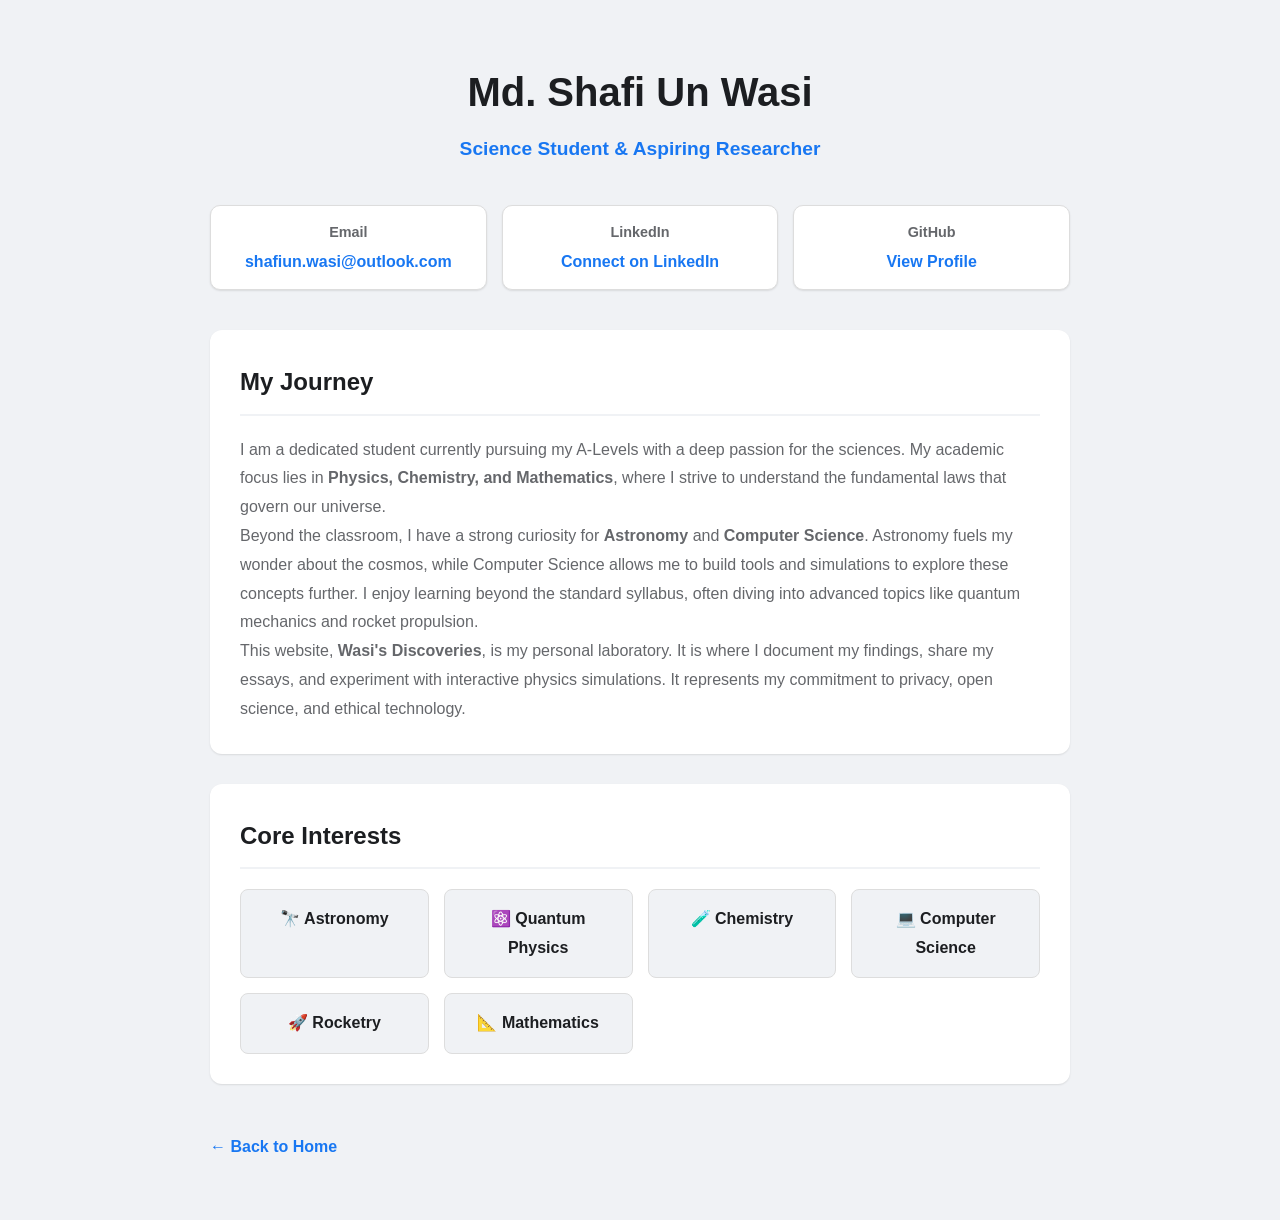
<file: sites/About/index.html>
<!DOCTYPE html>
<html lang="en" data-theme="light">
<head>
    <meta charset="UTF-8">
    <meta name="viewport" content="width=device-width, initial-scale=1.0">
    <title>About Me - Wasi's Discoveries</title>
    
    <!-- Reusing your portfolio styles -->
    <link rel="stylesheet" href="../../css/base.css">
    <link rel="stylesheet" href="../../css/layout.css">
    <link rel="stylesheet" href="../../css/sidebar-left.css">
    <link rel="stylesheet" href="../../css/sidebar-right.css">
    <link rel="stylesheet" href="../../css/print.css" media="print">

    <style>
        /* Specific styles for the About page content */
        .about-container {
            max-width: 900px;
            margin: 40px auto;
            padding: 20px;
        }

        .profile-header {
            text-align: center;
            margin-bottom: 40px;
        }

        .profile-name {
            font-size: 2.5rem;
            color: var(--text-primary);
            margin-bottom: 10px;
        }

        .profile-role {
            font-size: 1.2rem;
            color: var(--accent-blue);
            font-weight: 600;
            margin-bottom: 20px;
        }

        .contact-grid {
            display: grid;
            grid-template-columns: repeat(auto-fit, minmax(200px, 1fr));
            gap: 15px;
            margin-bottom: 40px;
        }

        .contact-card {
            background: var(--card-bg);
            padding: 15px;
            border-radius: 10px;
            box-shadow: var(--shadow-sm);
            text-align: center;
            border: 1px solid #ddd;
        }

        .contact-card h4 {
            margin-bottom: 5px;
            color: var(--text-secondary);
            font-size: 0.9rem;
        }

        .contact-card a, .contact-card span {
            color: var(--accent-blue);
            text-decoration: none;
            font-weight: bold;
            word-break: break-all;
        }

        .bio-section {
            background: var(--card-bg);
            padding: 30px;
            border-radius: 12px;
            box-shadow: var(--shadow-sm);
            margin-bottom: 30px;
            line-height: 1.8;
            color: var(--text-secondary);
        }

        .bio-section h2 {
            color: var(--text-primary);
            margin-bottom: 20px;
            border-bottom: 2px solid var(--bg-color);
            padding-bottom: 10px;
        }

        .interests-grid {
            display: grid;
            grid-template-columns: repeat(auto-fit, minmax(150px, 1fr));
            gap: 15px;
            margin-top: 20px;
        }

        .interest-item {
            background: var(--bg-color);
            padding: 15px;
            border-radius: 8px;
            text-align: center;
            font-weight: 600;
            color: var(--text-primary);
            border: 1px solid #ddd;
        }

        .back-link {
            display: inline-block;
            margin-top: 20px;
            color: var(--accent-blue);
            text-decoration: none;
            font-weight: bold;
        }

        /* Mobile adjustments */
        @media (max-width: 600px) {
            .profile-name { font-size: 2rem; }
            .about-container { padding: 10px; }
        }
    </style>
</head>
<body>

    <div class="about-container">
        <!-- Header -->
        <div class="profile-header">
            <h1 class="profile-name">Md. Shafi Un Wasi</h1>
            <p class="profile-role">Science Student & Aspiring Researcher</p>
        </div>

        <!-- Contact Info -->
        <div class="contact-grid">
            <div class="contact-card">
                <h4>Email</h4>
                <a href="mailto:shafiun.wasi@outlook.com">shafiun.wasi@outlook.com</a>
            </div>
            <div class="contact-card">
                <h4>LinkedIn</h4>
               
                <a href="https://www.linkedin.com/in/md-shafi-un-wasi" target="_blank">Connect on LinkedIn</a>
            </div>
            <div class="contact-card">
                <h4>GitHub</h4>
                
                <a href="https://github.com/MDSUWasi" target="_blank">View Profile</a>
            </div>

        </div>

        <!-- Biography -->
        <div class="bio-section">
            <h2>My Journey</h2>
            <p>
                I am a dedicated student currently pursuing my A-Levels with a deep passion for the sciences. 
                My academic focus lies in <strong>Physics, Chemistry, and Mathematics</strong>, where I strive to understand the fundamental laws that govern our universe.
            </p>
            <p>
                Beyond the classroom, I have a strong curiosity for <strong>Astronomy</strong> and <strong>Computer Science</strong>. 
                Astronomy fuels my wonder about the cosmos, while Computer Science allows me to build tools and simulations to explore these concepts further. 
                I enjoy learning beyond the standard syllabus, often diving into advanced topics like quantum mechanics and rocket propulsion.
            </p>
            <p>
                This website, <strong>Wasi's Discoveries</strong>, is my personal laboratory. It is where I document my findings, share my essays, and experiment with interactive physics simulations. 
                It represents my commitment to privacy, open science, and ethical technology.
            </p>
        </div>

        <!-- Interests -->
        <div class="bio-section">
            <h2>Core Interests</h2>
            <div class="interests-grid">
                <div class="interest-item">🔭 Astronomy</div>
                <div class="interest-item">⚛️ Quantum Physics</div>
                <div class="interest-item">🧪 Chemistry</div>
                <div class="interest-item">💻 Computer Science</div>
                <div class="interest-item">🚀 Rocketry</div>
                <div class="interest-item">📐 Mathematics</div>
            </div>
        </div>

        <a href="../../index.html" class="back-link">← Back to Home</a>
    </div>

</body>
</html>
</file>
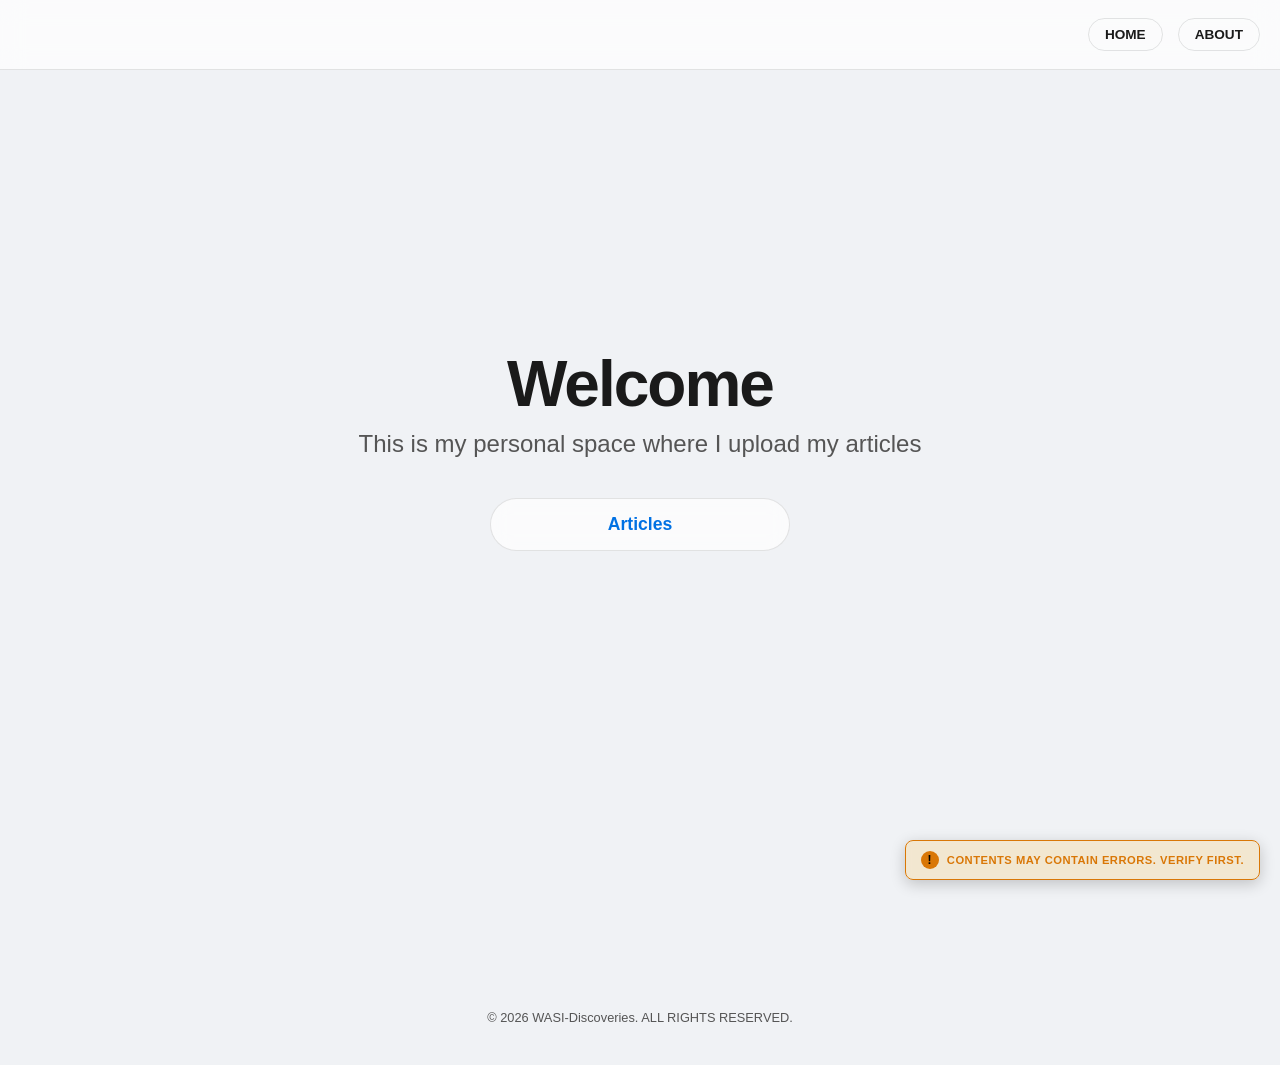
<file: sites/Articles/index.html>
<!DOCTYPE html>
<html lang="en">
<head>
    <meta charset="UTF-8">
    <meta name="viewport" content="width=device-width, initial-scale=1.0">
    <title>WASI-Discoveries Articles</title>
    <link rel="stylesheet" href="style.css">
</head>
<body class="theme-light">

    <!-- Minimal Top Bar -->
    <header class="top-bar">
        <div class="nav-group">
            <button id="btn-home" class="nav-btn" onclick="app.goHome()">HOME</button>
            <a href="about.html" class="nav-btn">ABOUT</a>
        </div>
    </header>

    <!-- Welcome Screen (Shows on every refresh) -->
    <section id="welcome-screen" class="fullscreen-section">
        <div class="welcome-content">
            <h1 class="welcome-title">Welcome</h1>
            <p class="welcome-sub">This is my personal space where I upload my articles</p>
            <button id="enter-btn" class="glass-btn">Articles</button>
        </div>
    </section>

    <!-- Main Article Container -->
    <main id="main-hub" class="hub-container hidden">
        <div class="grid-layout" id="article-grid">
            <!-- Articles injected here by app.js -->
        </div>
    </main>

    <!-- STUDENT WARNING BADGE -->
    <div class="student-warning">
        Contents may contain errors. Verify first.
    </div>

    <!-- Footer -->
    <footer class="main-footer">
        <p>&copy; 2026 WASI-Discoveries. ALL RIGHTS RESERVED.</p>
    </footer>

    <!-- Scripts -->
    <script src="config.js"></script>
    <script src="app.js"></script>
</body>
</html>
</file>
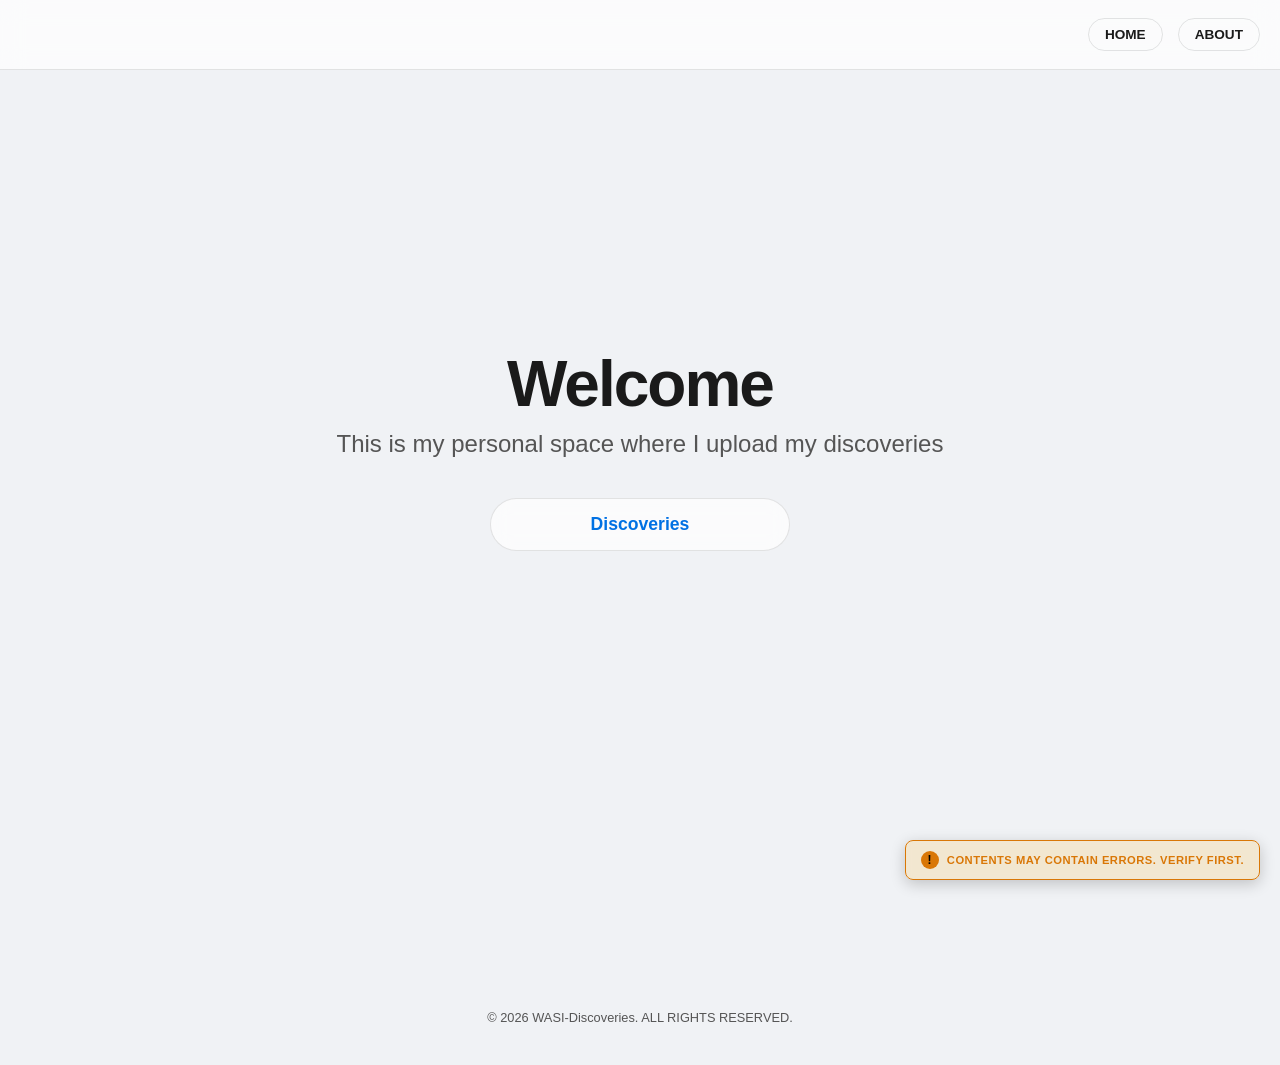
<file: sites/Discoveries/index.html>
<!DOCTYPE html>
<html lang="en">
<head>
    <meta charset="UTF-8">
    <meta name="viewport" content="width=device-width, initial-scale=1.0">
    <title>WASI-Discoveries Articles</title>
    <link rel="stylesheet" href="style.css">
</head>
<body class="theme-light">

    <!-- Minimal Top Bar -->
    <header class="top-bar">
        <div class="nav-group">
            <button id="btn-home" class="nav-btn" onclick="app.goHome()">HOME</button>
            <a href="about.html" class="nav-btn">ABOUT</a>
        </div>
    </header>

    <!-- Welcome Screen (Shows on every refresh) -->
    <section id="welcome-screen" class="fullscreen-section">
        <div class="welcome-content">
            <h1 class="welcome-title">Welcome</h1>
            <p class="welcome-sub">This is my personal space where I upload my discoveries</p>
            <button id="enter-btn" class="glass-btn">Discoveries</button>
        </div>
    </section>

    <!-- Main Article Container -->
    <main id="main-hub" class="hub-container hidden">
        <div class="grid-layout" id="article-grid">
            <!-- Articles injected here by app.js -->
        </div>
    </main>

    <!-- STUDENT WARNING BADGE -->
    <div class="student-warning">
        Contents may contain errors. Verify first.
    </div>

    <!-- Footer -->
    <footer class="main-footer">
        <p>&copy; 2026 WASI-Discoveries. ALL RIGHTS RESERVED.</p>
    </footer>

    <!-- Scripts -->
    <script src="config.js"></script>
    <script src="app.js"></script>
</body>
</html>
</file>
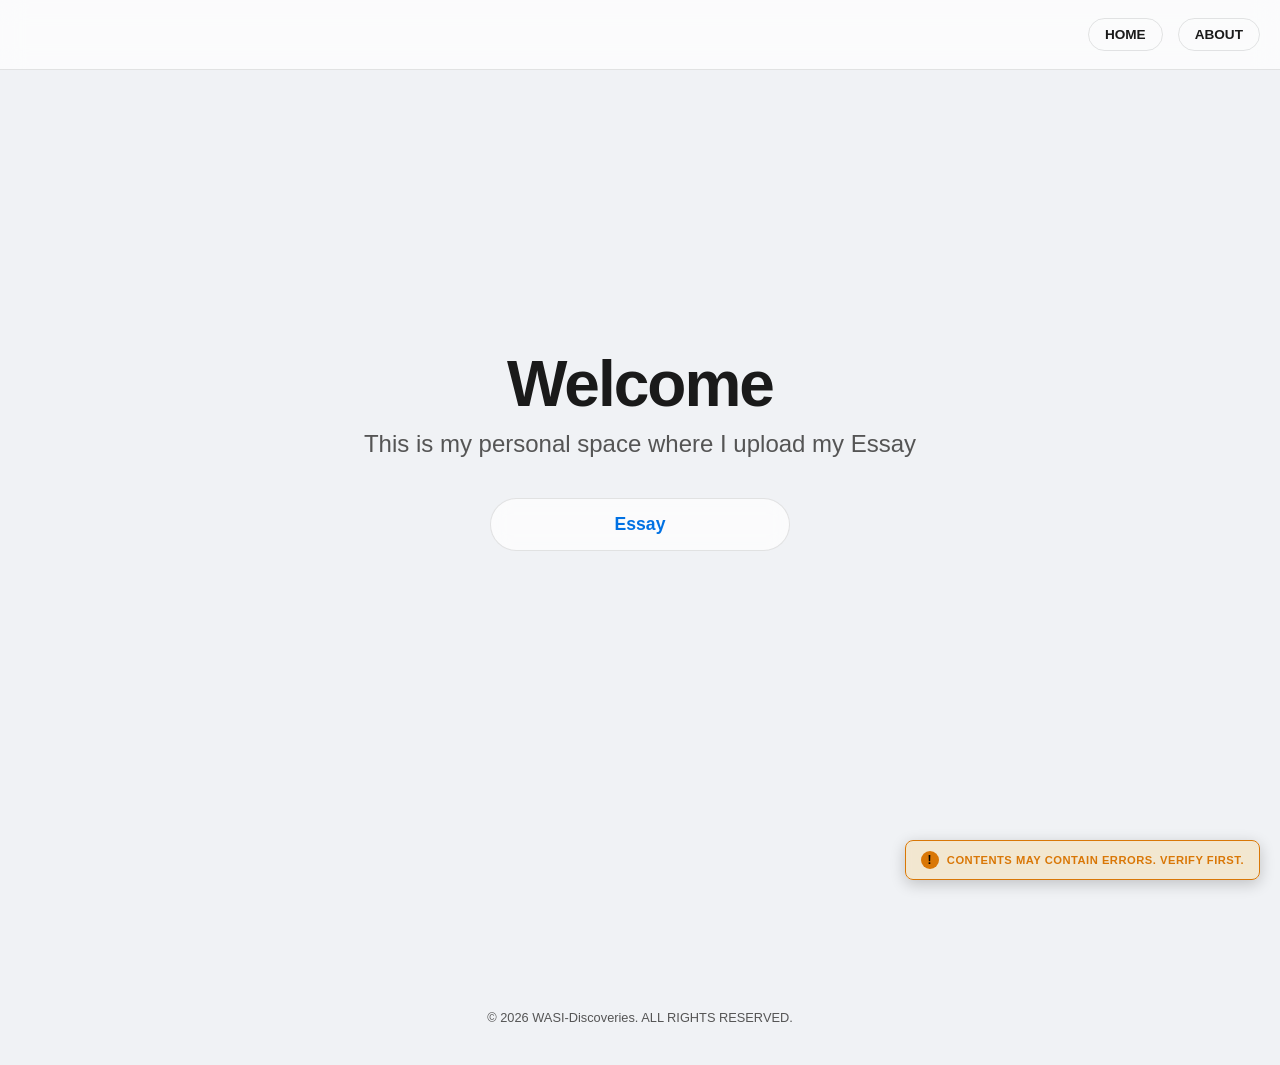
<file: sites/Essay/index.html>
<!DOCTYPE html>
<html lang="en">
<head>
    <meta charset="UTF-8">
    <meta name="viewport" content="width=device-width, initial-scale=1.0">
    <title>WASI-Discoveries Articles</title>
    <link rel="stylesheet" href="style.css">
</head>
<body class="theme-light">

    <!-- Minimal Top Bar -->
    <header class="top-bar">
        <div class="nav-group">
            <button id="btn-home" class="nav-btn" onclick="app.goHome()">HOME</button>
            <a href="about.html" class="nav-btn">ABOUT</a>
        </div>
    </header>

    <!-- Welcome Screen (Shows on every refresh) -->
    <section id="welcome-screen" class="fullscreen-section">
        <div class="welcome-content">
            <h1 class="welcome-title">Welcome</h1>
            <p class="welcome-sub">This is my personal space where I upload my Essay</p>
            <button id="enter-btn" class="glass-btn">Essay</button>
        </div>
    </section>

    <!-- Main Article Container -->
    <main id="main-hub" class="hub-container hidden">
        <div class="grid-layout" id="article-grid">
            <!-- Articles injected here by app.js -->
        </div>
    </main>

    <!-- STUDENT WARNING BADGE -->
    <div class="student-warning">
        Contents may contain errors. Verify first.
    </div>

    <!-- Footer -->
    <footer class="main-footer">
        <p>&copy; 2026 WASI-Discoveries. ALL RIGHTS RESERVED.</p>
    </footer>

    <!-- Scripts -->
    <script src="config.js"></script>
    <script src="app.js"></script>
</body>
</html>
</file>
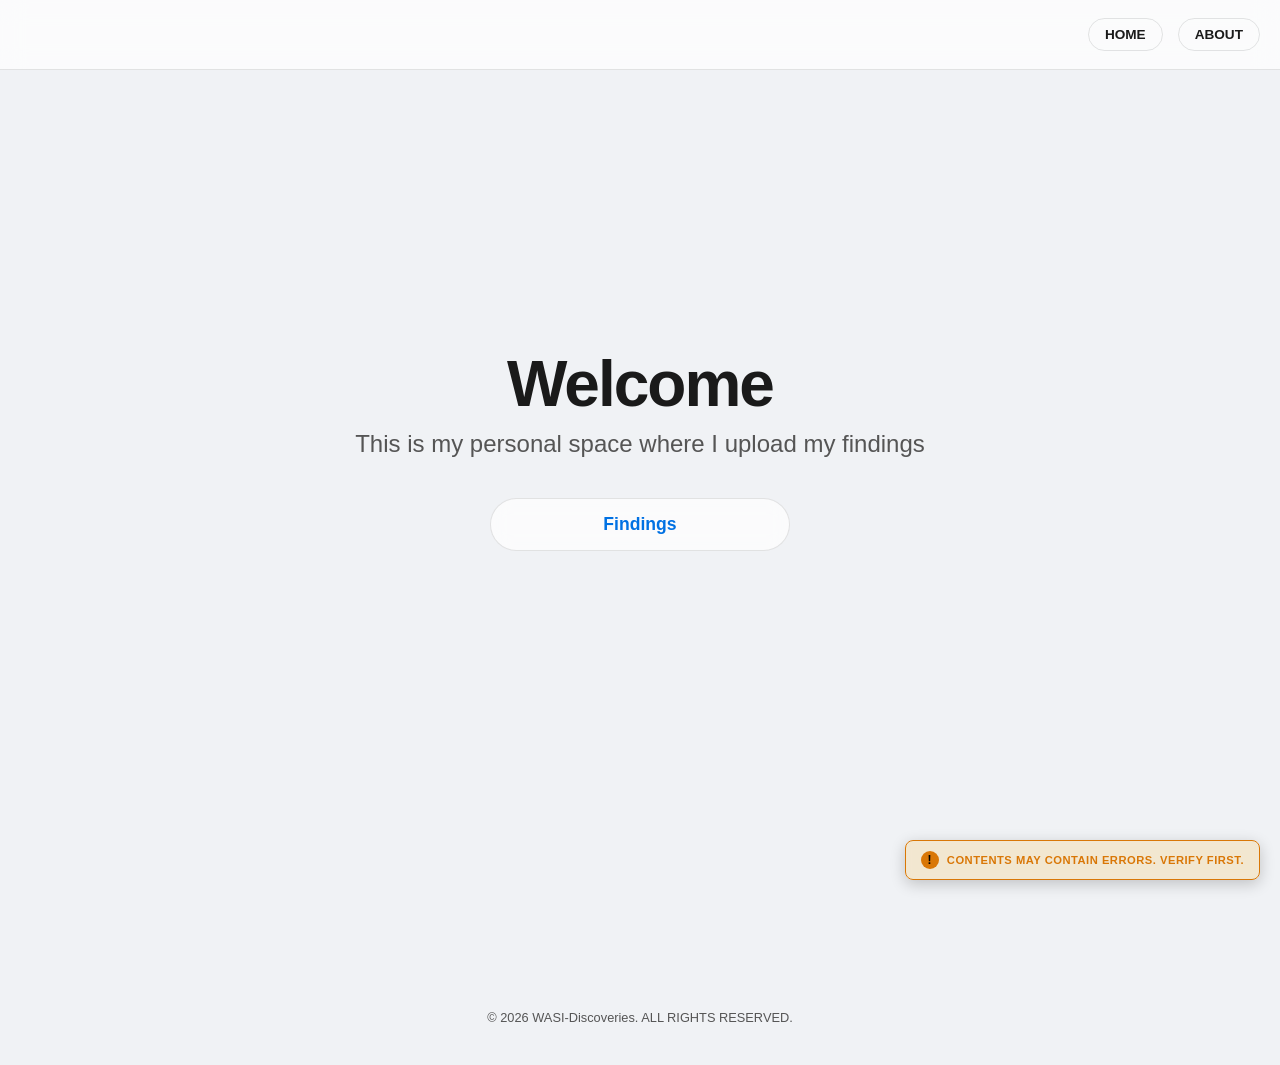
<file: sites/Findings/index.html>
<!DOCTYPE html>
<html lang="en">
<head>
    <meta charset="UTF-8">
    <meta name="viewport" content="width=device-width, initial-scale=1.0">
    <title>WASI-Discoveries Articles</title>
    <link rel="stylesheet" href="style.css">
</head>
<body class="theme-light">

    <!-- Minimal Top Bar -->
    <header class="top-bar">
        <div class="nav-group">
            <button id="btn-home" class="nav-btn" onclick="app.goHome()">HOME</button>
            <a href="about.html" class="nav-btn">ABOUT</a>
        </div>
    </header>

    <!-- Welcome Screen (Shows on every refresh) -->
    <section id="welcome-screen" class="fullscreen-section">
        <div class="welcome-content">
            <h1 class="welcome-title">Welcome</h1>
            <p class="welcome-sub">This is my personal space where I upload my findings</p>
            <button id="enter-btn" class="glass-btn">Findings</button>
        </div>
    </section>

    <!-- Main Article Container -->
    <main id="main-hub" class="hub-container hidden">
        <div class="grid-layout" id="article-grid">
            <!-- Articles injected here by app.js -->
        </div>
    </main>

    <!-- STUDENT WARNING BADGE -->
    <div class="student-warning">
        Contents may contain errors. Verify first.
    </div>

    <!-- Footer -->
    <footer class="main-footer">
        <p>&copy; 2026 WASI-Discoveries. ALL RIGHTS RESERVED.</p>
    </footer>

    <!-- Scripts -->
    <script src="config.js"></script>
    <script src="app.js"></script>
</body>
</html>
</file>
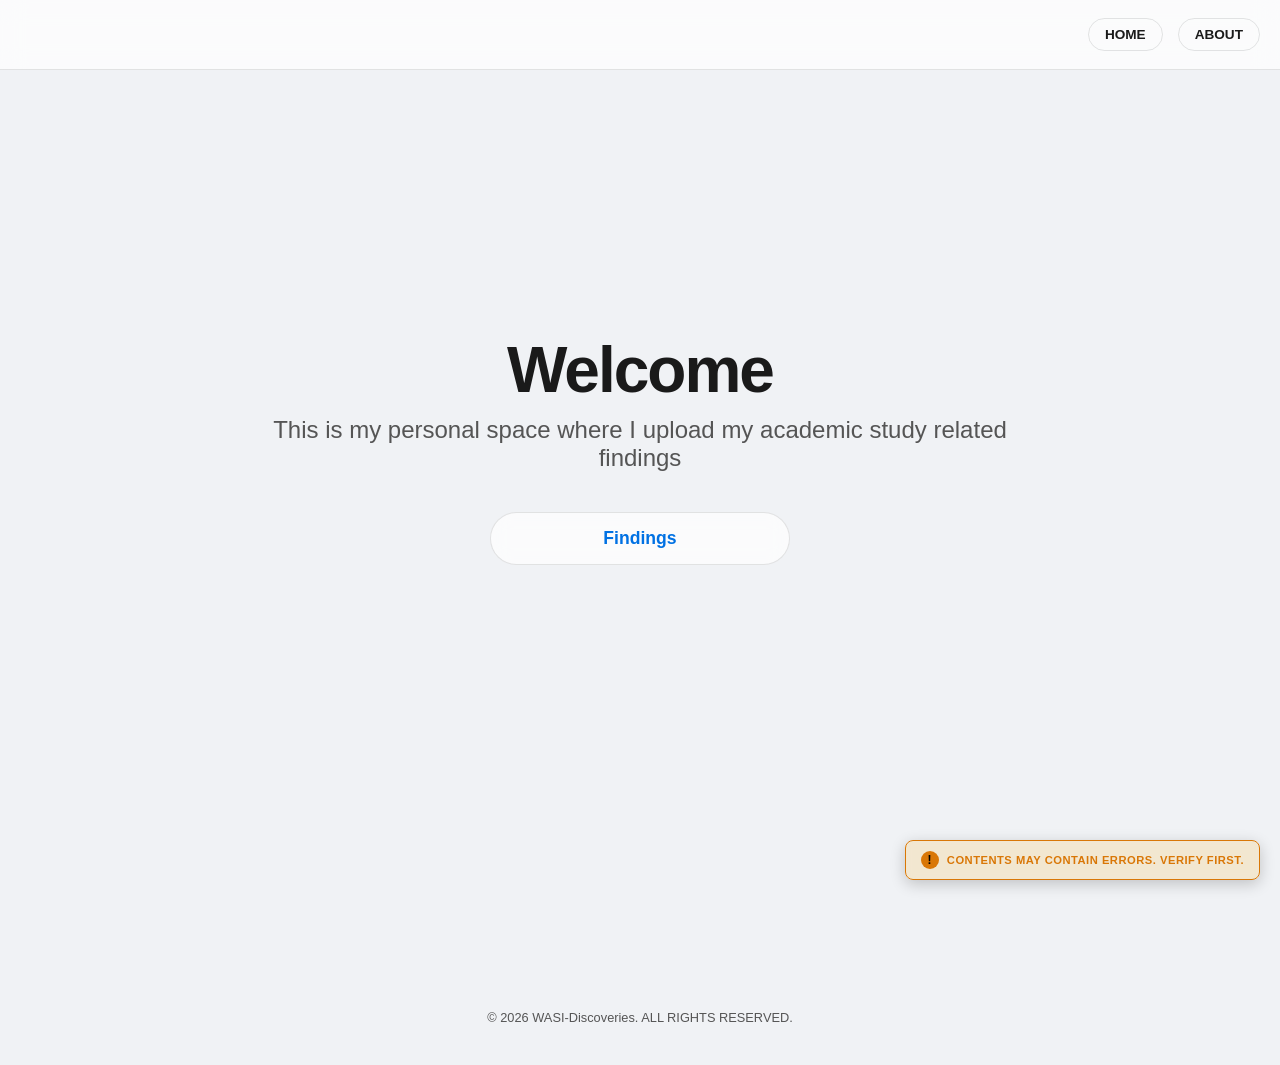
<file: sites/Studies/index.html>
<!DOCTYPE html>
<html lang="en">
<head>
    <meta charset="UTF-8">
    <meta name="viewport" content="width=device-width, initial-scale=1.0">
    <title>WASI-Discoveries Articles</title>
    <link rel="stylesheet" href="style.css">
</head>
<body class="theme-light">

    <!-- Minimal Top Bar -->
    <header class="top-bar">
        <div class="nav-group">
            <button id="btn-home" class="nav-btn" onclick="app.goHome()">HOME</button>
            <a href="about.html" class="nav-btn">ABOUT</a>
        </div>
    </header>

    <!-- Welcome Screen (Shows on every refresh) -->
    <section id="welcome-screen" class="fullscreen-section">
        <div class="welcome-content">
            <h1 class="welcome-title">Welcome</h1>
            <p class="welcome-sub">This is my personal space where I upload my academic study related findings</p>
            <button id="enter-btn" class="glass-btn">Findings</button>
        </div>
    </section>

    <!-- Main Article Container -->
    <main id="main-hub" class="hub-container hidden">
        <div class="grid-layout" id="article-grid">
            <!-- Articles injected here by app.js -->
        </div>
    </main>

    <!-- STUDENT WARNING BADGE -->
    <div class="student-warning">
        Contents may contain errors. Verify first.
    </div>

    <!-- Footer -->
    <footer class="main-footer">
        <p>&copy; 2026 WASI-Discoveries. ALL RIGHTS RESERVED.</p>
    </footer>

    <!-- Scripts -->
    <script src="config.js"></script>
    <script src="app.js"></script>
</body>
</html>
</file>
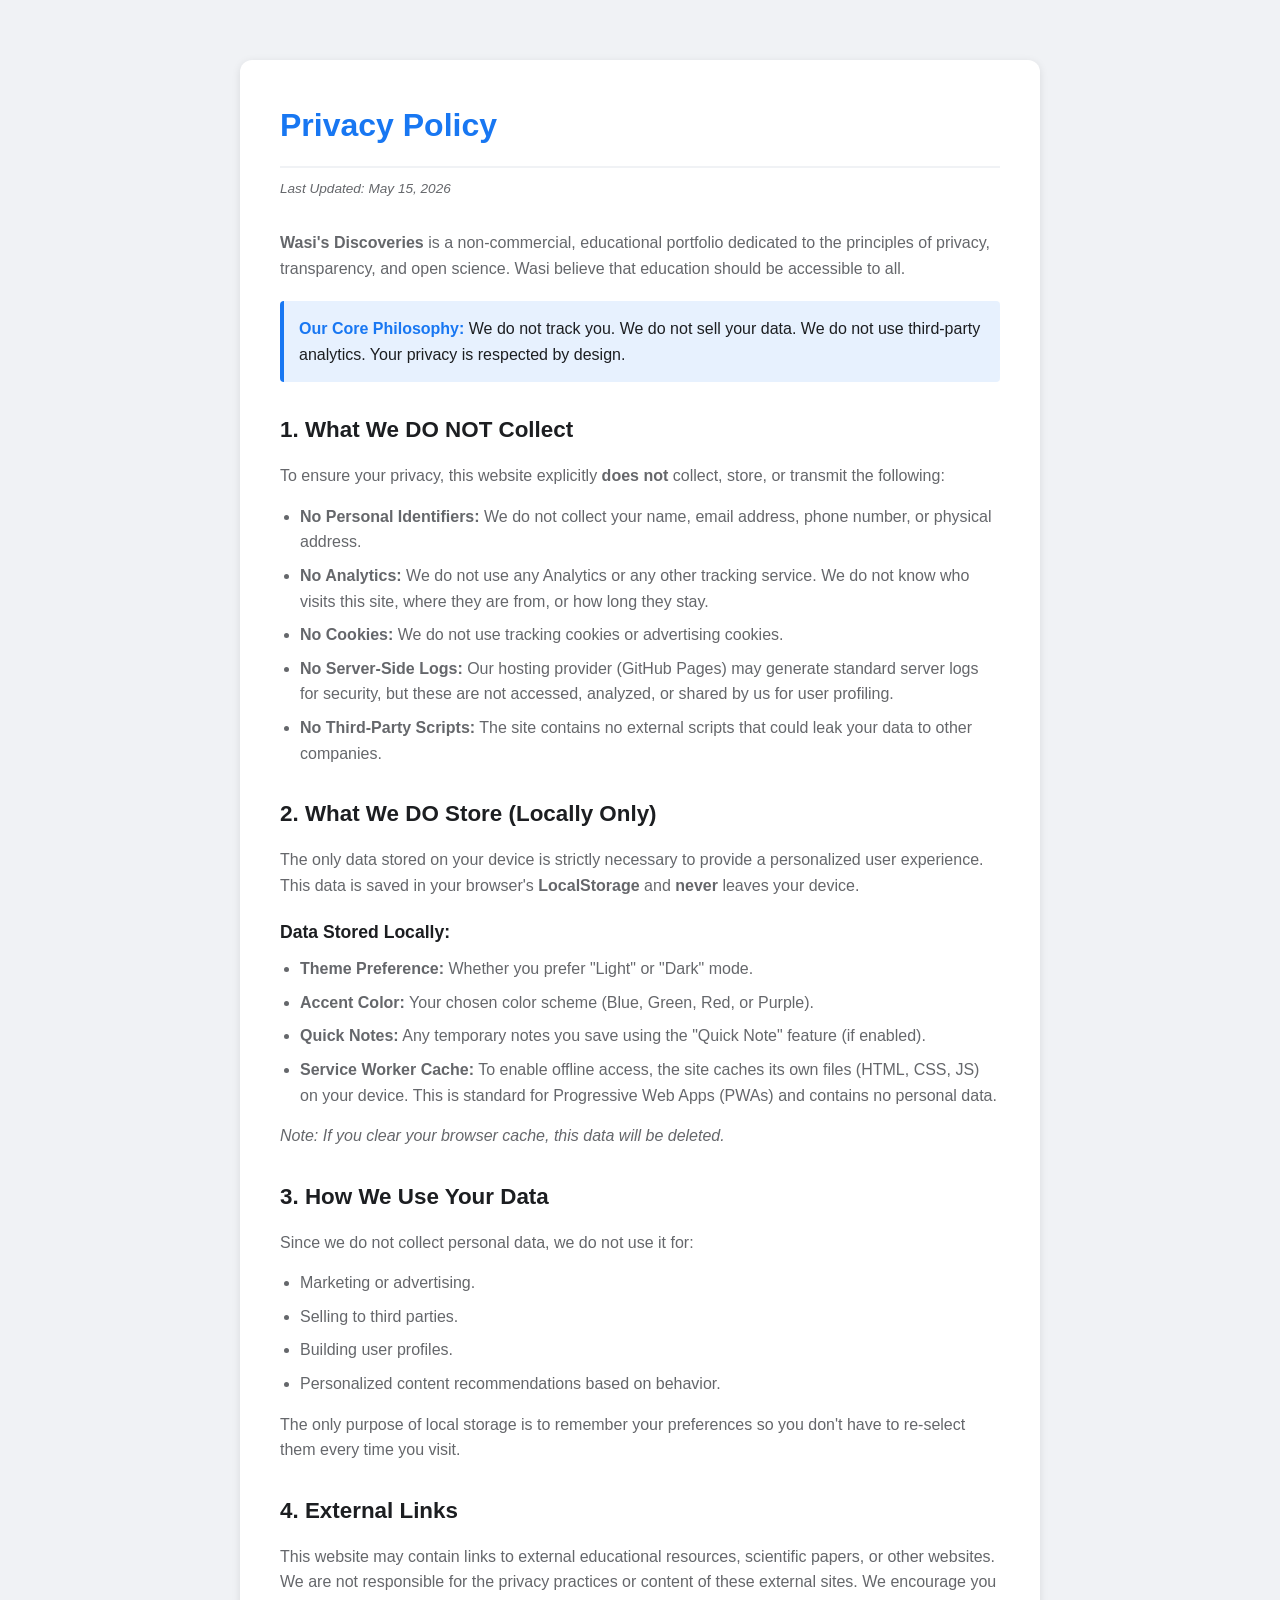
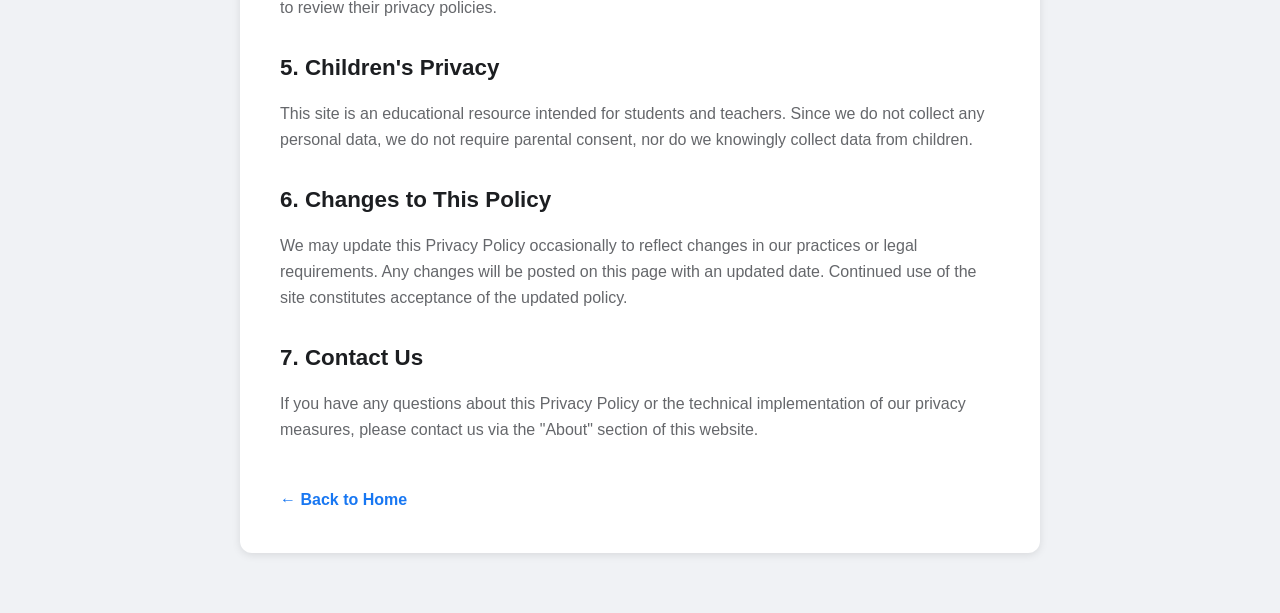
<file: privacy.html>
<!DOCTYPE html>
<html lang="en">
<head>
    <meta charset="UTF-8">
    <meta name="viewport" content="width=device-width, initial-scale=1.0">
    <title>Privacy Policy - Wasi-Discoveries</title>
    <style>
       
        :root {
            --bg-color: #f0f2f5;
            --card-bg: #ffffff;
            --text-primary: #1c1e21;
            --text-secondary: #65676b;
            --accent-blue: #1877f2;
            --font-main: -apple-system, BlinkMacSystemFont, "Segoe UI", Roboto, Helvetica, Arial, sans-serif;
        }

        [data-theme="dark"] {
            --bg-color: #18191a;
            --card-bg: #242526;
            --text-primary: #e4e6eb;
            --text-secondary: #b0b3b8;
            --accent-blue: #459df5;
        }

        * { margin: 0; padding: 0; box-sizing: border-box; }
        
        body {
            font-family: var(--font-main);
            background-color: var(--bg-color);
            color: var(--text-primary);
            line-height: 1.6;
            padding: 20px;
        }

        .container {
            max-width: 800px;
            margin: 40px auto;
            background: var(--card-bg);
            padding: 40px;
            border-radius: 12px;
            box-shadow: 0 2px 8px rgba(0,0,0,0.1);
        }

        h1 {
            color: var(--accent-blue);
            font-size: 2rem;
            margin-bottom: 10px;
            border-bottom: 2px solid var(--bg-color);
            padding-bottom: 15px;
        }

        h2 {
            font-size: 1.4rem;
            margin-top: 30px;
            margin-bottom: 15px;
            color: var(--text-primary);
        }

        h3 {
            font-size: 1.1rem;
            margin-top: 20px;
            margin-bottom: 10px;
            color: var(--text-primary);
            font-weight: 600;
        }

        p {
            margin-bottom: 15px;
            color: var(--text-secondary);
        }

        ul {
            margin-left: 20px;
            margin-bottom: 15px;
            color: var(--text-secondary);
        }

        li {
            margin-bottom: 8px;
        }

        .highlight-box {
            background: rgba(24, 119, 242, 0.1);
            border-left: 4px solid var(--accent-blue);
            padding: 15px;
            margin: 20px 0;
            border-radius: 4px;
        }

        .highlight-box strong {
            color: var(--accent-blue);
        }

        .back-link {
            display: inline-block;
            margin-top: 30px;
            color: var(--accent-blue);
            text-decoration: none;
            font-weight: bold;
        }

        .back-link:hover {
            text-decoration: underline;
        }

        .last-updated {
            font-size: 0.85rem;
            color: var(--text-secondary);
            margin-bottom: 30px;
            font-style: italic;
        }

        /* Mobile Responsive */
        @media (max-width: 600px) {
            .container {
                padding: 20px;
                margin: 20px auto;
            }
            h1 { font-size: 1.6rem; }
            h2 { font-size: 1.2rem; }
        }
    </style>
</head>
<body>

    <div class="container">
        <h1>Privacy Policy</h1>
        <p class="last-updated">Last Updated: May 15, 2026</p>

        <p><strong>Wasi's Discoveries</strong> is a non-commercial, educational portfolio dedicated to the principles of privacy, transparency, and open science. Wasi believe that education should be accessible to all.</p>

        <div class="highlight-box">
            <strong>Our Core Philosophy:</strong> We do not track you. We do not sell your data. We do not use third-party analytics. Your privacy is respected by design.
        </div>

        <h2>1. What We DO NOT Collect</h2>
        <p>To ensure your privacy, this website explicitly <strong>does not</strong> collect, store, or transmit the following:</p>
        <ul>
            <li><strong>No Personal Identifiers:</strong> We do not collect your name, email address, phone number, or physical address.</li>
            <li><strong>No Analytics:</strong> We do not use any Analytics or any other tracking service. We do not know who visits this site, where they are from, or how long they stay.</li>
            <li><strong>No Cookies:</strong> We do not use tracking cookies or advertising cookies.</li>
            <li><strong>No Server-Side Logs:</strong> Our hosting provider (GitHub Pages) may generate standard server logs for security, but these are not accessed, analyzed, or shared by us for user profiling.</li>
            <li><strong>No Third-Party Scripts:</strong> The site contains no external scripts that could leak your data to other companies.</li>
        </ul>

        <h2>2. What We DO Store (Locally Only)</h2>
        <p>The only data stored on your device is strictly necessary to provide a personalized user experience. This data is saved in your browser's <strong>LocalStorage</strong> and <strong>never</strong> leaves your device.</p>
        
        <h3>Data Stored Locally:</h3>
        <ul>
            <li><strong>Theme Preference:</strong> Whether you prefer "Light" or "Dark" mode.</li>
            <li><strong>Accent Color:</strong> Your chosen color scheme (Blue, Green, Red, or Purple).</li>
            <li><strong>Quick Notes:</strong> Any temporary notes you save using the "Quick Note" feature (if enabled).</li>
            <li><strong>Service Worker Cache:</strong> To enable offline access, the site caches its own files (HTML, CSS, JS) on your device. This is standard for Progressive Web Apps (PWAs) and contains no personal data.</li>
        </ul>
        <p><em>Note: If you clear your browser cache, this data will be deleted.</em></p>

        <h2>3. How We Use Your Data</h2>
        <p>Since we do not collect personal data, we do not use it for:</p>
        <ul>
            <li>Marketing or advertising.</li>
            <li>Selling to third parties.</li>
            <li>Building user profiles.</li>
            <li>Personalized content recommendations based on behavior.</li>
        </ul>
        <p>The only purpose of local storage is to remember your preferences so you don't have to re-select them every time you visit.</p>

        <h2>4. External Links</h2>
        <p>This website may contain links to external educational resources, scientific papers, or other websites. We are not responsible for the privacy practices or content of these external sites. We encourage you to review their privacy policies.</p>

        <h2>5. Children's Privacy</h2>
        <p>This site is an educational resource intended for students and teachers. Since we do not collect any personal data, we do not require parental consent, nor do we knowingly collect data from children.</p>

        <h2>6. Changes to This Policy</h2>
        <p>We may update this Privacy Policy occasionally to reflect changes in our practices or legal requirements. Any changes will be posted on this page with an updated date. Continued use of the site constitutes acceptance of the updated policy.</p>

        <h2>7. Contact Us</h2>
        <p>If you have any questions about this Privacy Policy or the technical implementation of our privacy measures, please contact us via the "About" section of this website.</p>

        <a href="index.html" class="back-link">← Back to Home</a>
    </div>

</body>
</html>
</file>
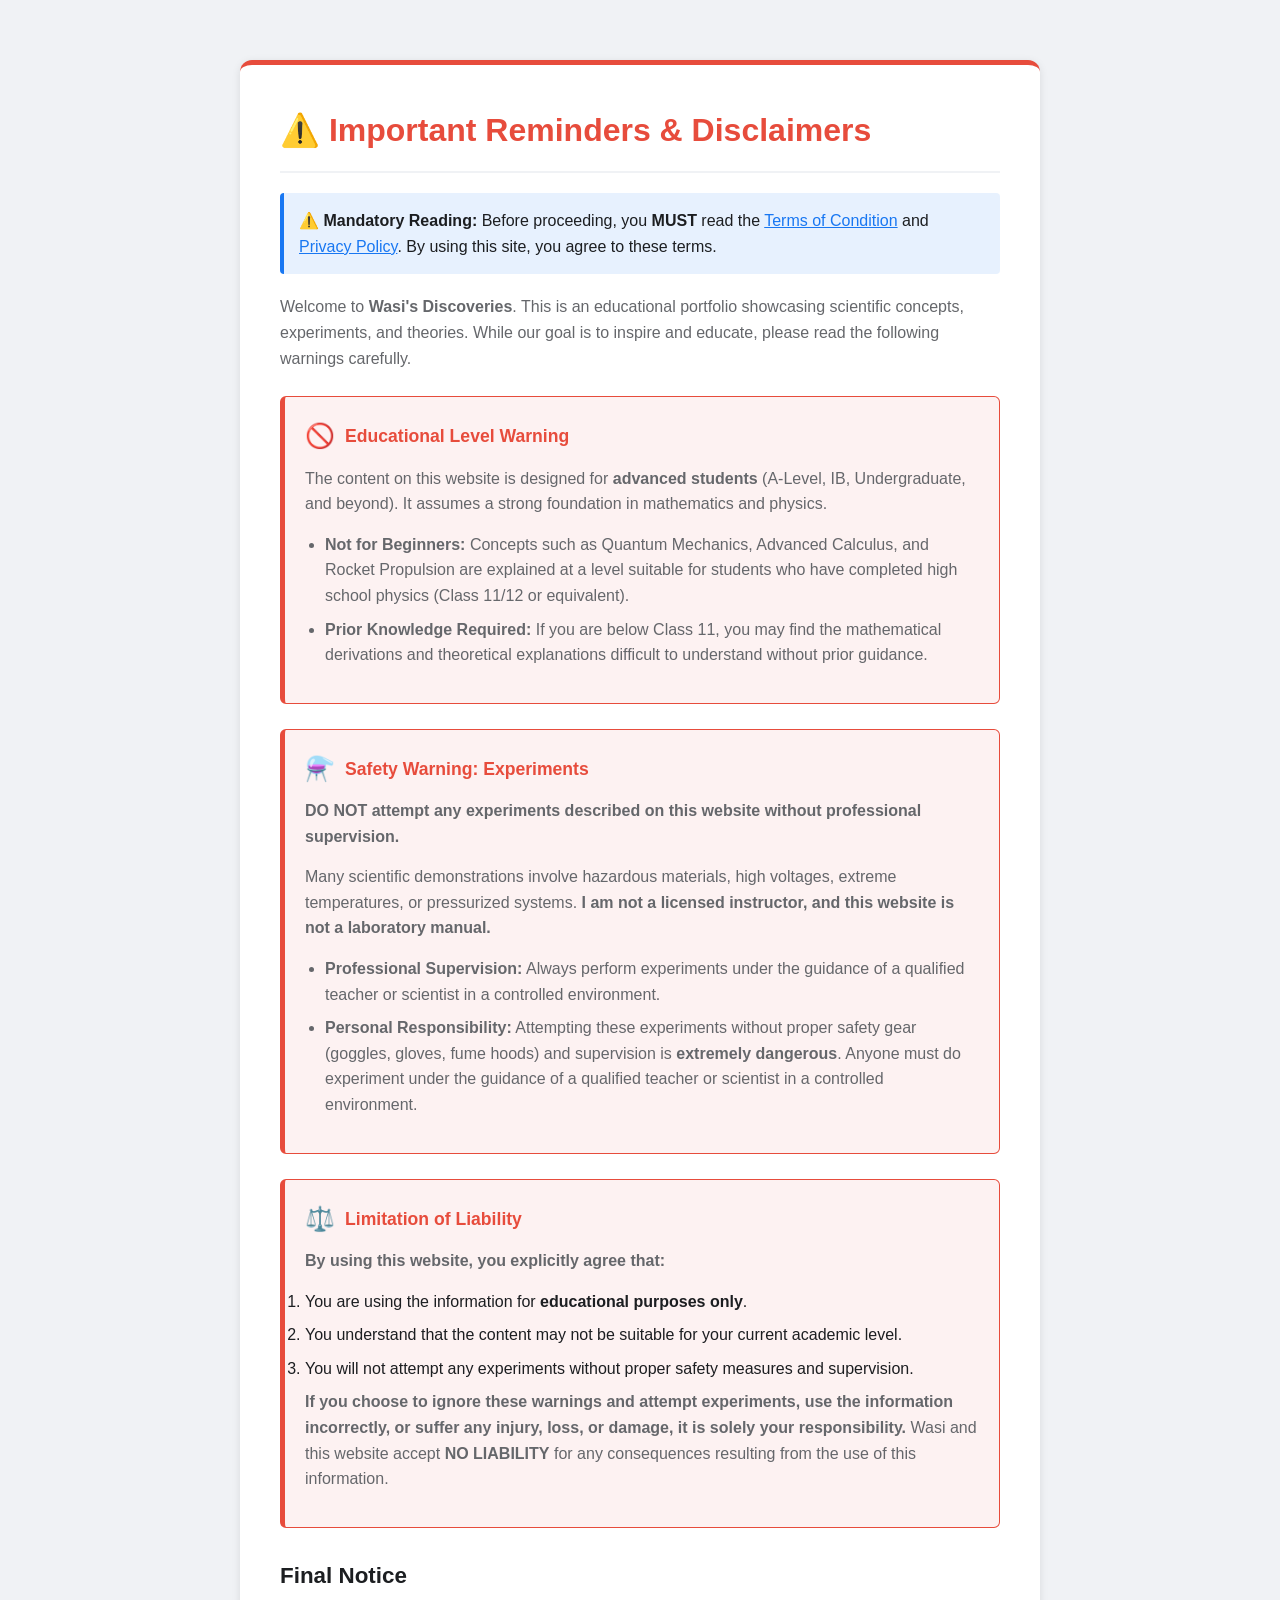
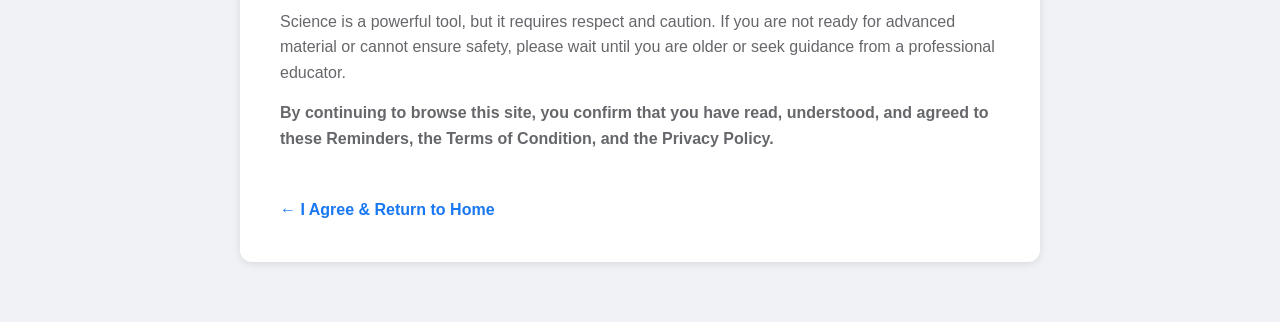
<file: reminders.html>
<!DOCTYPE html>
<html lang="en">
<head>
    <meta charset="UTF-8">
    <meta name="viewport" content="width=device-width, initial-scale=1.0">
    <title>Reminders & Disclaimers - Wasi-Discoveries</title>
    <style>
        
        :root {
            --bg-color: #f0f2f5;
            --card-bg: #ffffff;
            --text-primary: #1c1e21;
            --text-secondary: #65676b;
            --accent-blue: #1877f2;
            --warning-red: #e74c3c;
            --warning-bg: #fdf2f2;
            --font-main: -apple-system, BlinkMacSystemFont, "Segoe UI", Roboto, Helvetica, Arial, sans-serif;
        }

        [data-theme="dark"] {
            --bg-color: #18191a;
            --card-bg: #242526;
            --text-primary: #e4e6eb;
            --text-secondary: #b0b3b8;
            --accent-blue: #459df5;
            --warning-red: #ff6b6b;
            --warning-bg: #2d1b1b;
        }

        * { margin: 0; padding: 0; box-sizing: border-box; }
        
        body {
            font-family: var(--font-main);
            background-color: var(--bg-color);
            color: var(--text-primary);
            line-height: 1.6;
            padding: 20px;
        }

        .container {
            max-width: 800px;
            margin: 40px auto;
            background: var(--card-bg);
            padding: 40px;
            border-radius: 12px;
            box-shadow: 0 2px 8px rgba(0,0,0,0.1);
            border-top: 5px solid var(--warning-red);
        }

        h1 {
            color: var(--warning-red);
            font-size: 2rem;
            margin-bottom: 10px;
            border-bottom: 2px solid var(--bg-color);
            padding-bottom: 15px;
        }

        h2 {
            font-size: 1.4rem;
            margin-top: 30px;
            margin-bottom: 15px;
            color: var(--text-primary);
        }

        h3 {
            font-size: 1.1rem;
            margin-top: 20px;
            margin-bottom: 10px;
            color: var(--text-primary);
            font-weight: 600;
        }

        p {
            margin-bottom: 15px;
            color: var(--text-secondary);
        }

        ul {
            margin-left: 20px;
            margin-bottom: 15px;
            color: var(--text-secondary);
        }

        li {
            margin-bottom: 8px;
        }

        /* Warning Box Styles */
        .warning-box {
            background: var(--warning-bg);
            border: 1px solid var(--warning-red);
            border-left: 5px solid var(--warning-red);
            padding: 20px;
            margin: 25px 0;
            border-radius: 6px;
        }

        .warning-box h3 {
            color: var(--warning-red);
            margin-top: 0;
            display: flex;
            align-items: center;
            gap: 10px;
        }

        .warning-icon {
            font-size: 1.5rem;
        }

        .mandatory-read {
            background: rgba(24, 119, 242, 0.1);
            border-left: 4px solid var(--accent-blue);
            padding: 15px;
            margin: 20px 0;
            border-radius: 4px;
            font-weight: 500;
        }

        .mandatory-read a {
            color: var(--accent-blue);
            text-decoration: underline;
        }

        .back-link {
            display: inline-block;
            margin-top: 30px;
            color: var(--accent-blue);
            text-decoration: none;
            font-weight: bold;
        }

        .back-link:hover {
            text-decoration: underline;
        }

        /* Mobile Responsive */
        @media (max-width: 600px) {
            .container {
                padding: 20px;
                margin: 20px auto;
            }
            h1 { font-size: 1.6rem; }
            h2 { font-size: 1.2rem; }
        }
    </style>
</head>
<body>

    <div class="container">
        <h1>⚠️ Important Reminders & Disclaimers</h1>
        
        <div class="mandatory-read">
            <strong>⚠️ Mandatory Reading:</strong> 
            Before proceeding, you <strong>MUST</strong> read the 
            <a href="terms.html">Terms of Condition</a> and 
            <a href="privacy.html">Privacy Policy</a>. 
            By using this site, you agree to these terms.
        </div>

        <p>Welcome to <strong>Wasi's Discoveries</strong>. This is an educational portfolio showcasing scientific concepts, experiments, and theories. While our goal is to inspire and educate, please read the following warnings carefully.</p>

        <div class="warning-box">
            <h3><span class="warning-icon">🚫</span> Educational Level Warning</h3>
            <p>The content on this website is designed for <strong>advanced students</strong> (A-Level, IB, Undergraduate, and beyond). It assumes a strong foundation in mathematics and physics.</p>
            <ul>
                <li><strong>Not for Beginners:</strong> Concepts such as Quantum Mechanics, Advanced Calculus, and Rocket Propulsion are explained at a level suitable for students who have completed high school physics (Class 11/12 or equivalent).</li>
                <li><strong>Prior Knowledge Required:</strong> If you are below Class 11, you may find the mathematical derivations and theoretical explanations difficult to understand without prior guidance.</li>
            </ul>
        </div>

        <div class="warning-box">
            <h3><span class="warning-icon">⚗️</span> Safety Warning: Experiments</h3>
            <p><strong>DO NOT attempt any experiments described on this website without professional supervision.</strong></p>
            <p>Many scientific demonstrations involve hazardous materials, high voltages, extreme temperatures, or pressurized systems. <strong>I am not a licensed instructor, and this website is not a laboratory manual.</strong></p>
            <ul>
                <li><strong>Professional Supervision:</strong> Always perform experiments under the guidance of a qualified teacher or scientist in a controlled environment.</li>
                <li><strong>Personal Responsibility:</strong> Attempting these experiments without proper safety gear (goggles, gloves, fume hoods) and supervision is <strong>extremely dangerous</strong>. Anyone must do experiment under the guidance of a qualified teacher or scientist in a controlled environment. </li>
            </ul>
        </div>

        <div class="warning-box">
            <h3><span class="warning-icon">⚖️</span> Limitation of Liability</h3>
            <p><strong>By using this website, you explicitly agree that:</strong></p>
            <ol>
                <li>You are using the information for <strong>educational purposes only</strong>.</li>
                <li>You understand that the content may not be suitable for your current academic level.</li>
                <li>You will not attempt any experiments without proper safety measures and supervision.</li>
            </ol>
            <p><strong>If you choose to ignore these warnings and attempt experiments, use the information incorrectly, or suffer any injury, loss, or damage, it is solely your responsibility.</strong> Wasi and this website accept <strong>NO LIABILITY</strong> for any consequences resulting from the use of this information.</p>
        </div>

        <h2>Final Notice</h2>
        <p>Science is a powerful tool, but it requires respect and caution. If you are not ready for advanced material or cannot ensure safety, please wait until you are older or seek guidance from a professional educator.</p>

        <p><strong>By continuing to browse this site, you confirm that you have read, understood, and agreed to these Reminders, the Terms of Condition, and the Privacy Policy.</strong></p>

        <a href="index.html" class="back-link">← I Agree & Return to Home</a>
    </div>

</body>
</html>
</file>
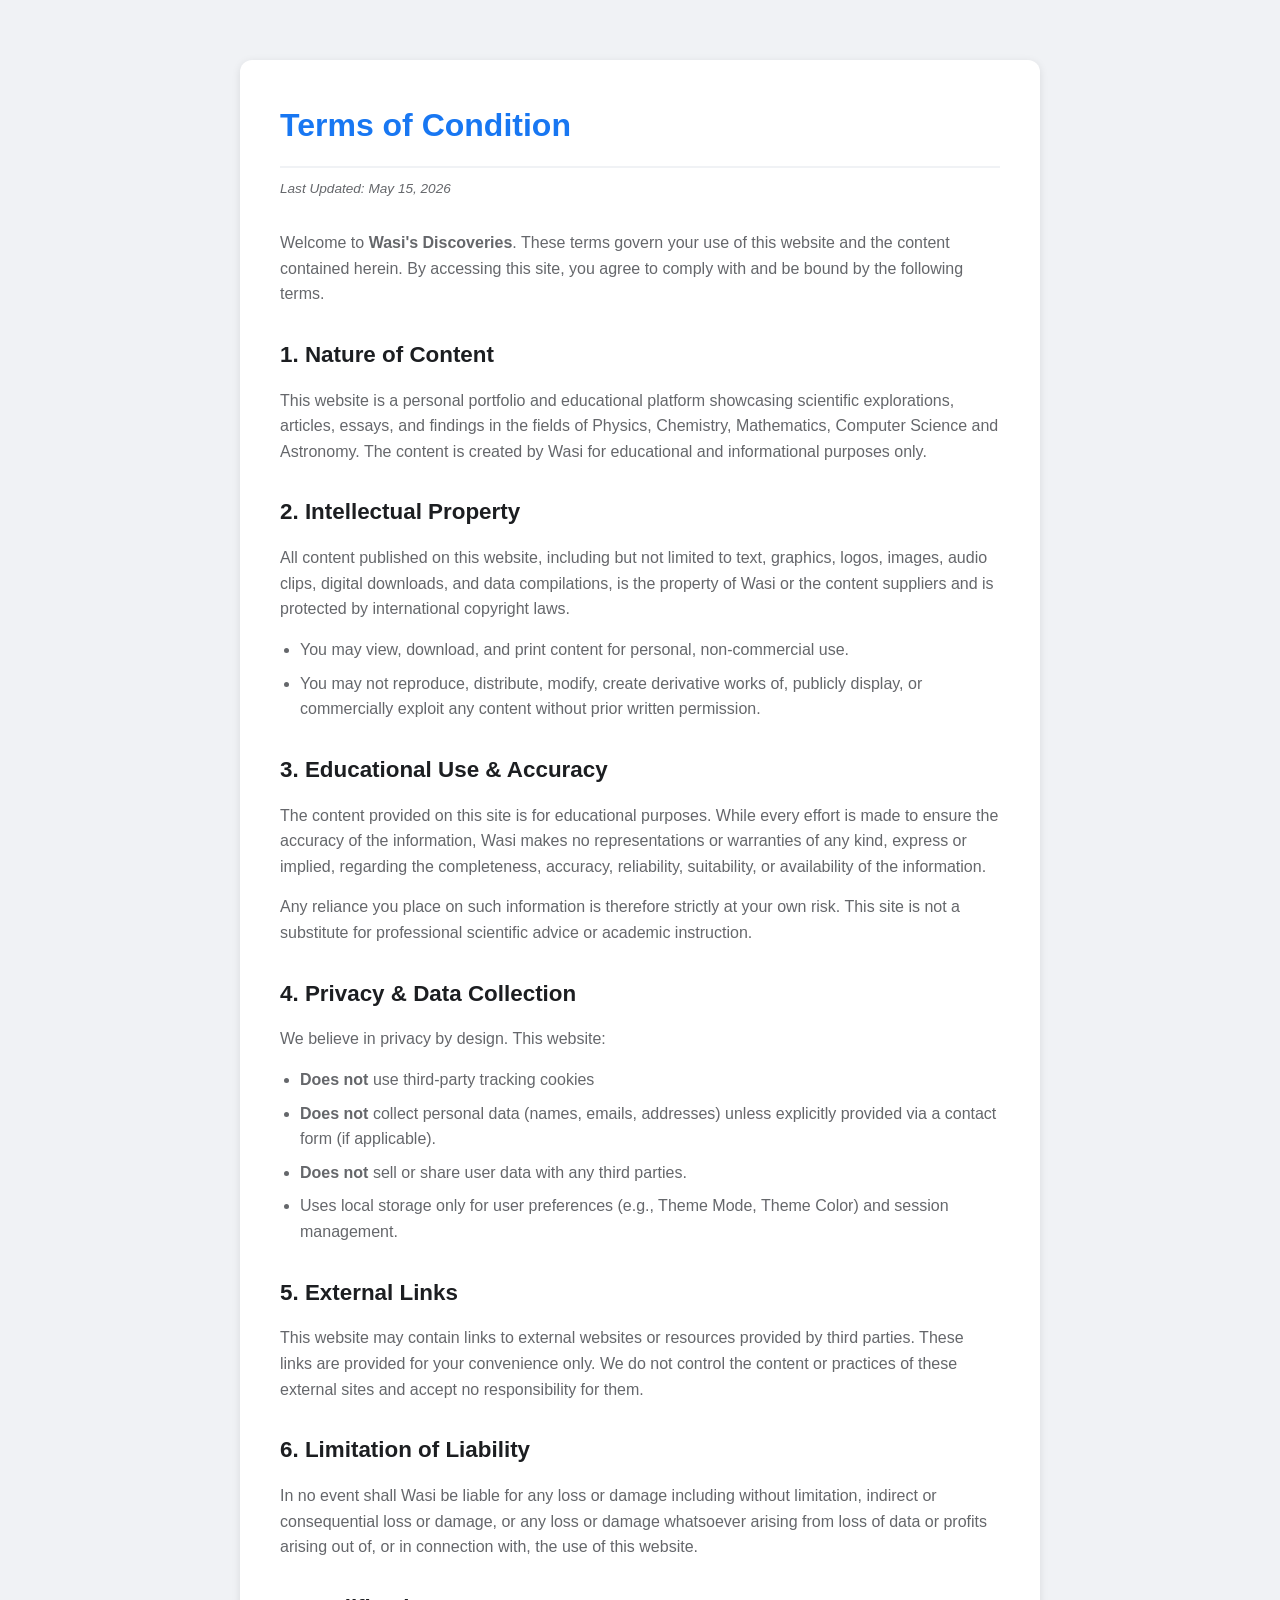
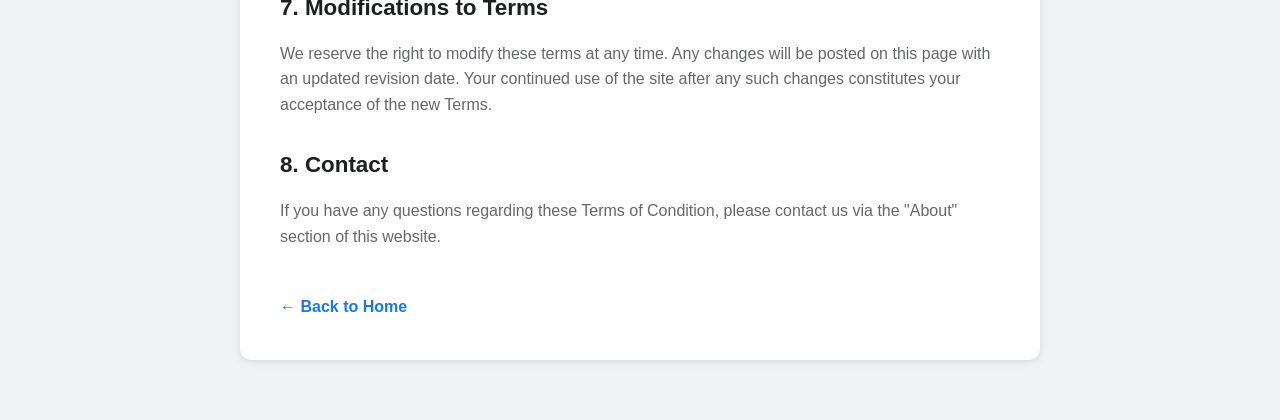
<file: terms.html>
<!DOCTYPE html>
<html lang="en">
<head>
    <meta charset="UTF-8">
    <meta name="viewport" content="width=device-width, initial-scale=1.0">
    <title>Terms of Condition - Wasi-Discoveries</title>
    <style>
        
        :root {
            --bg-color: #f0f2f5;
            --card-bg: #ffffff;
            --text-primary: #1c1e21;
            --text-secondary: #65676b;
            --accent-blue: #1877f2;
            --font-main: -apple-system, BlinkMacSystemFont, "Segoe UI", Roboto, Helvetica, Arial, sans-serif;
        }

        [data-theme="dark"] {
            --bg-color: #18191a;
            --card-bg: #242526;
            --text-primary: #e4e6eb;
            --text-secondary: #b0b3b8;
            --accent-blue: #459df5;
        }

        * { margin: 0; padding: 0; box-sizing: border-box; }
        
        body {
            font-family: var(--font-main);
            background-color: var(--bg-color);
            color: var(--text-primary);
            line-height: 1.6;
            padding: 20px;
        }

        .container {
            max-width: 800px;
            margin: 40px auto;
            background: var(--card-bg);
            padding: 40px;
            border-radius: 12px;
            box-shadow: 0 2px 8px rgba(0,0,0,0.1);
        }

        h1 {
            color: var(--accent-blue);
            font-size: 2rem;
            margin-bottom: 10px;
            border-bottom: 2px solid var(--bg-color);
            padding-bottom: 15px;
        }

        h2 {
            font-size: 1.4rem;
            margin-top: 30px;
            margin-bottom: 15px;
            color: var(--text-primary);
        }

        p {
            margin-bottom: 15px;
            color: var(--text-secondary);
        }

        ul {
            margin-left: 20px;
            margin-bottom: 15px;
            color: var(--text-secondary);
        }

        li {
            margin-bottom: 8px;
        }

        .back-link {
            display: inline-block;
            margin-top: 30px;
            color: var(--accent-blue);
            text-decoration: none;
            font-weight: bold;
        }

        .back-link:hover {
            text-decoration: underline;
        }

        .last-updated {
            font-size: 0.85rem;
            color: var(--text-secondary);
            margin-bottom: 30px;
            font-style: italic;
        }

        /* Mobile Responsive */
        @media (max-width: 600px) {
            .container {
                padding: 20px;
                margin: 20px auto;
            }
            h1 { font-size: 1.6rem; }
            h2 { font-size: 1.2rem; }
        }
    </style>
</head>
<body>

    <div class="container">
        <h1>Terms of Condition</h1>
        <p class="last-updated">Last Updated: May 15, 2026</p>

        <p>Welcome to <strong>Wasi's Discoveries</strong>. These terms govern your use of this website and the content contained herein. By accessing this site, you agree to comply with and be bound by the following terms.</p>

        <h2>1. Nature of Content</h2>
        <p>This website is a personal portfolio and educational platform showcasing scientific explorations, articles, essays, and findings in the fields of Physics, Chemistry, Mathematics, Computer Science and Astronomy. The content is created by Wasi for educational and informational purposes only.</p>

        <h2>2. Intellectual Property</h2>
        <p>All content published on this website, including but not limited to text, graphics, logos, images, audio clips, digital downloads, and data compilations, is the property of Wasi or the content suppliers and is protected by international copyright laws.</p>
        <ul>
            <li>You may view, download, and print content for personal, non-commercial use.</li>
            <li>You may not reproduce, distribute, modify, create derivative works of, publicly display, or commercially exploit any content without prior written permission.</li>
        </ul>

        <h2>3. Educational Use & Accuracy</h2>
        <p>The content provided on this site is for educational purposes. While every effort is made to ensure the accuracy of the information, Wasi makes no representations or warranties of any kind, express or implied, regarding the completeness, accuracy, reliability, suitability, or availability of the information.</p>
        <p>Any reliance you place on such information is therefore strictly at your own risk. This site is not a substitute for professional scientific advice or academic instruction.</p>

        <h2>4. Privacy & Data Collection</h2>
        <p>We believe in privacy by design. This website:</p>
        <ul>
            <li><strong>Does not</strong> use third-party tracking cookies</li>
            <li><strong>Does not</strong> collect personal data (names, emails, addresses) unless explicitly provided via a contact form (if applicable).</li>
            <li><strong>Does not</strong> sell or share user data with any third parties.</li>
            <li>Uses local storage only for user preferences (e.g., Theme Mode, Theme Color) and session management.</li>
        </ul>

        <h2>5. External Links</h2>
        <p>This website may contain links to external websites or resources provided by third parties. These links are provided for your convenience only. We do not control the content or practices of these external sites and accept no responsibility for them.</p>

        <h2>6. Limitation of Liability</h2>
        <p>In no event shall Wasi be liable for any loss or damage including without limitation, indirect or consequential loss or damage, or any loss or damage whatsoever arising from loss of data or profits arising out of, or in connection with, the use of this website.</p>

        <h2>7. Modifications to Terms</h2>
        <p>We reserve the right to modify these terms at any time. Any changes will be posted on this page with an updated revision date. Your continued use of the site after any such changes constitutes your acceptance of the new Terms.</p>

        <h2>8. Contact</h2>
        <p>If you have any questions regarding these Terms of Condition, please contact us via the "About" section of this website.</p>

        <a href="index.html" class="back-link">← Back to Home</a>
    </div>

</body>
</html>
</file>
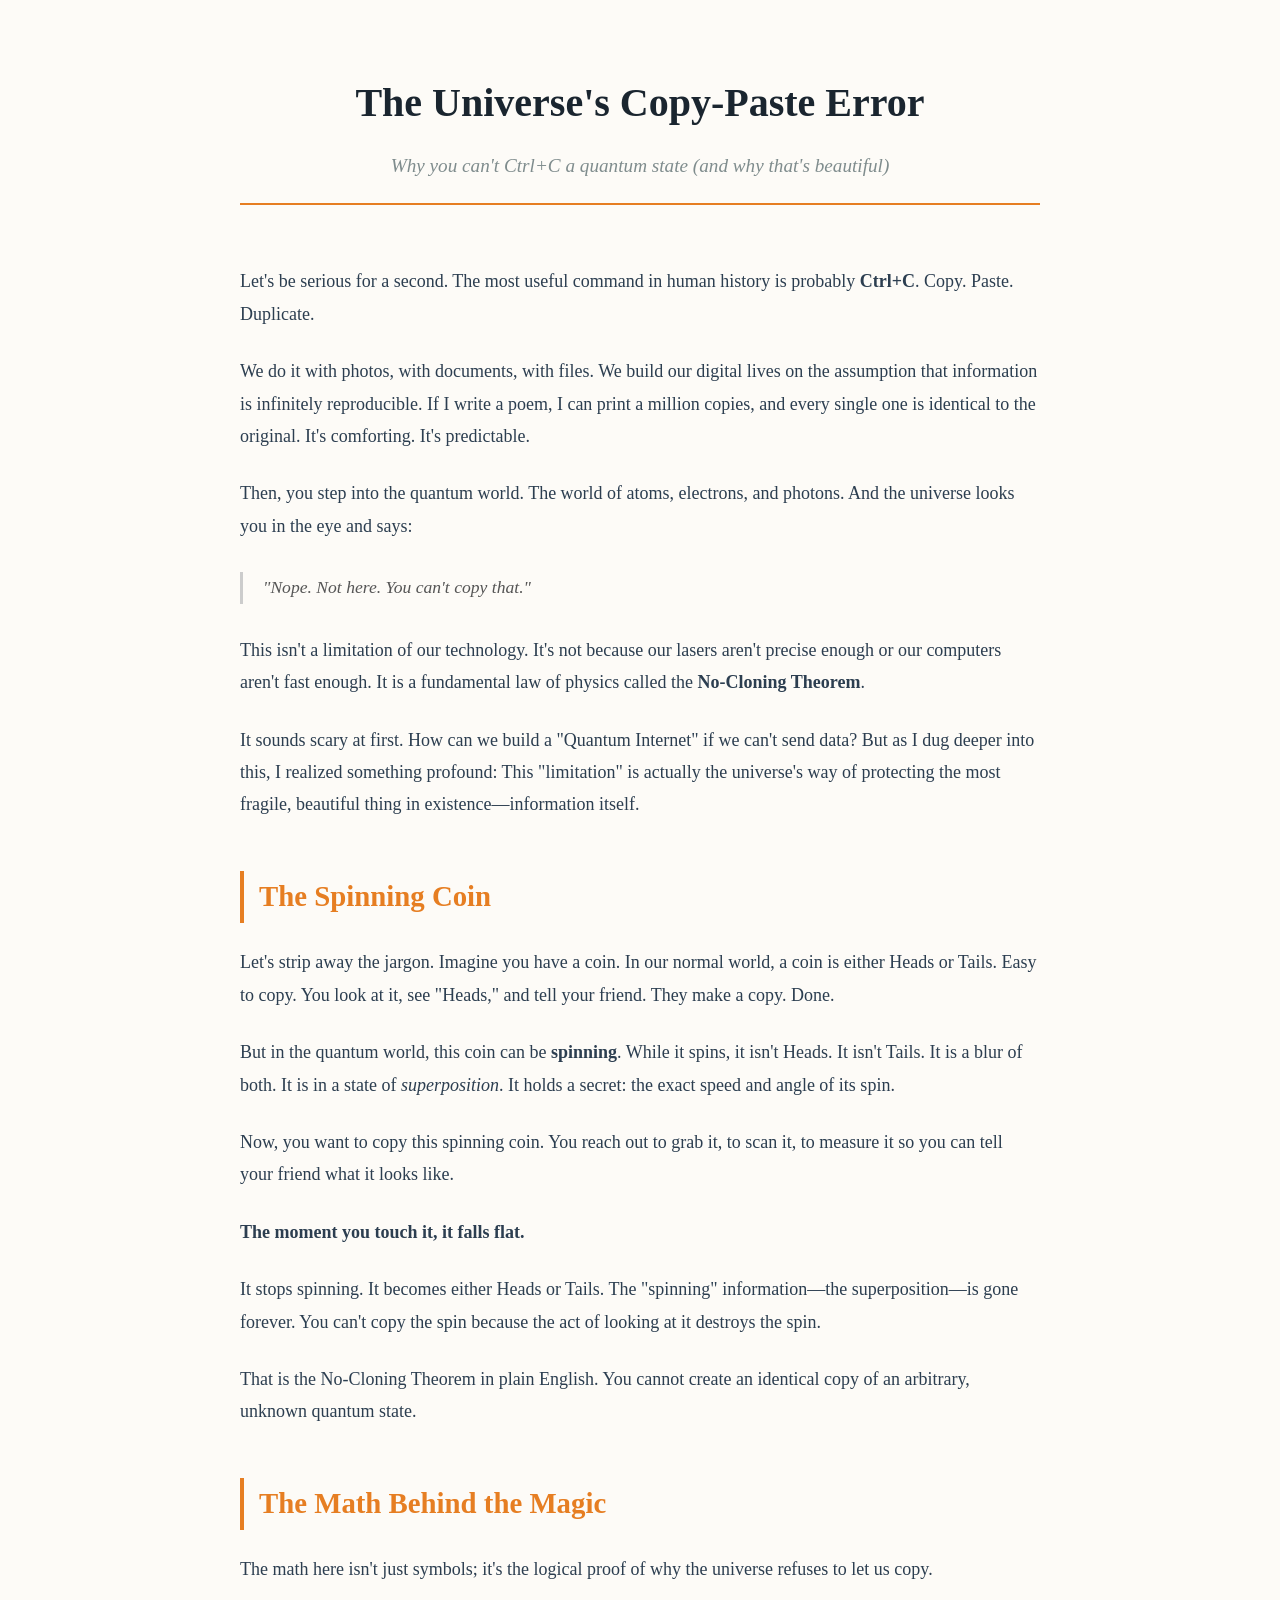
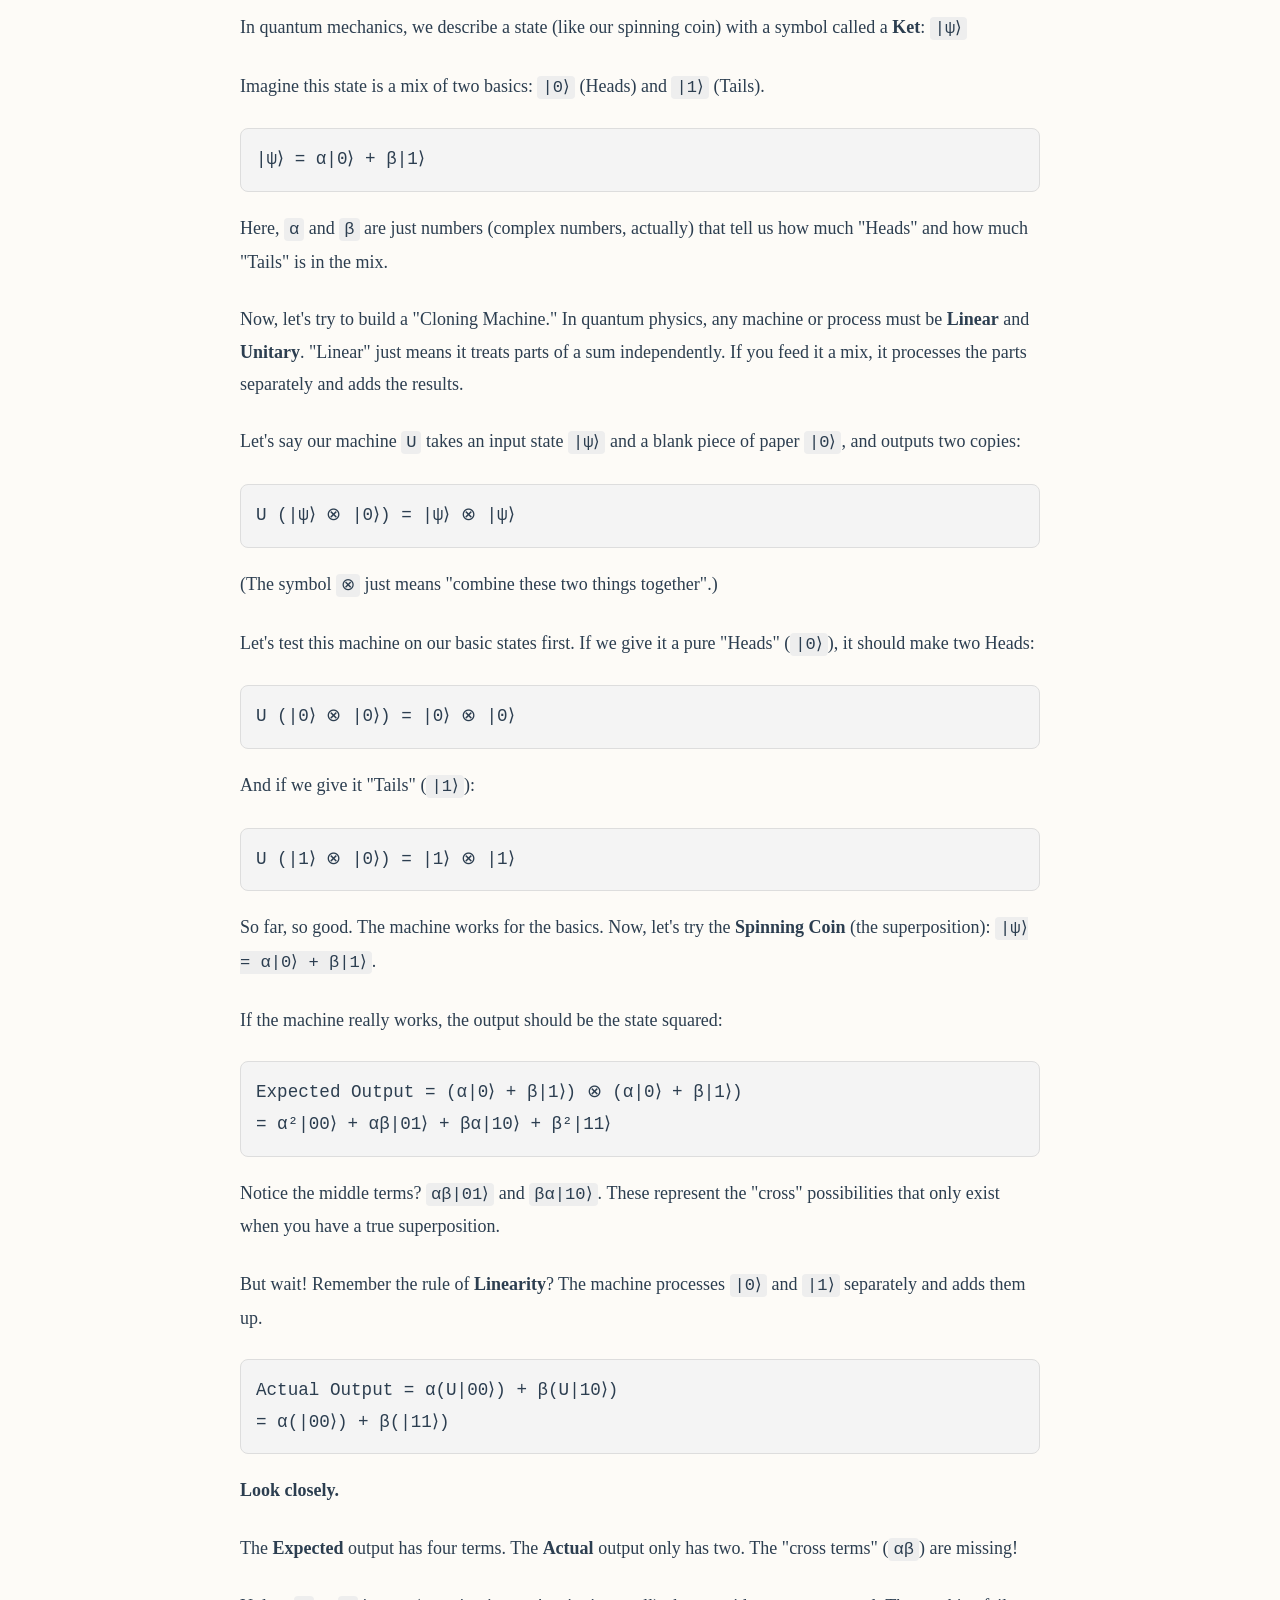
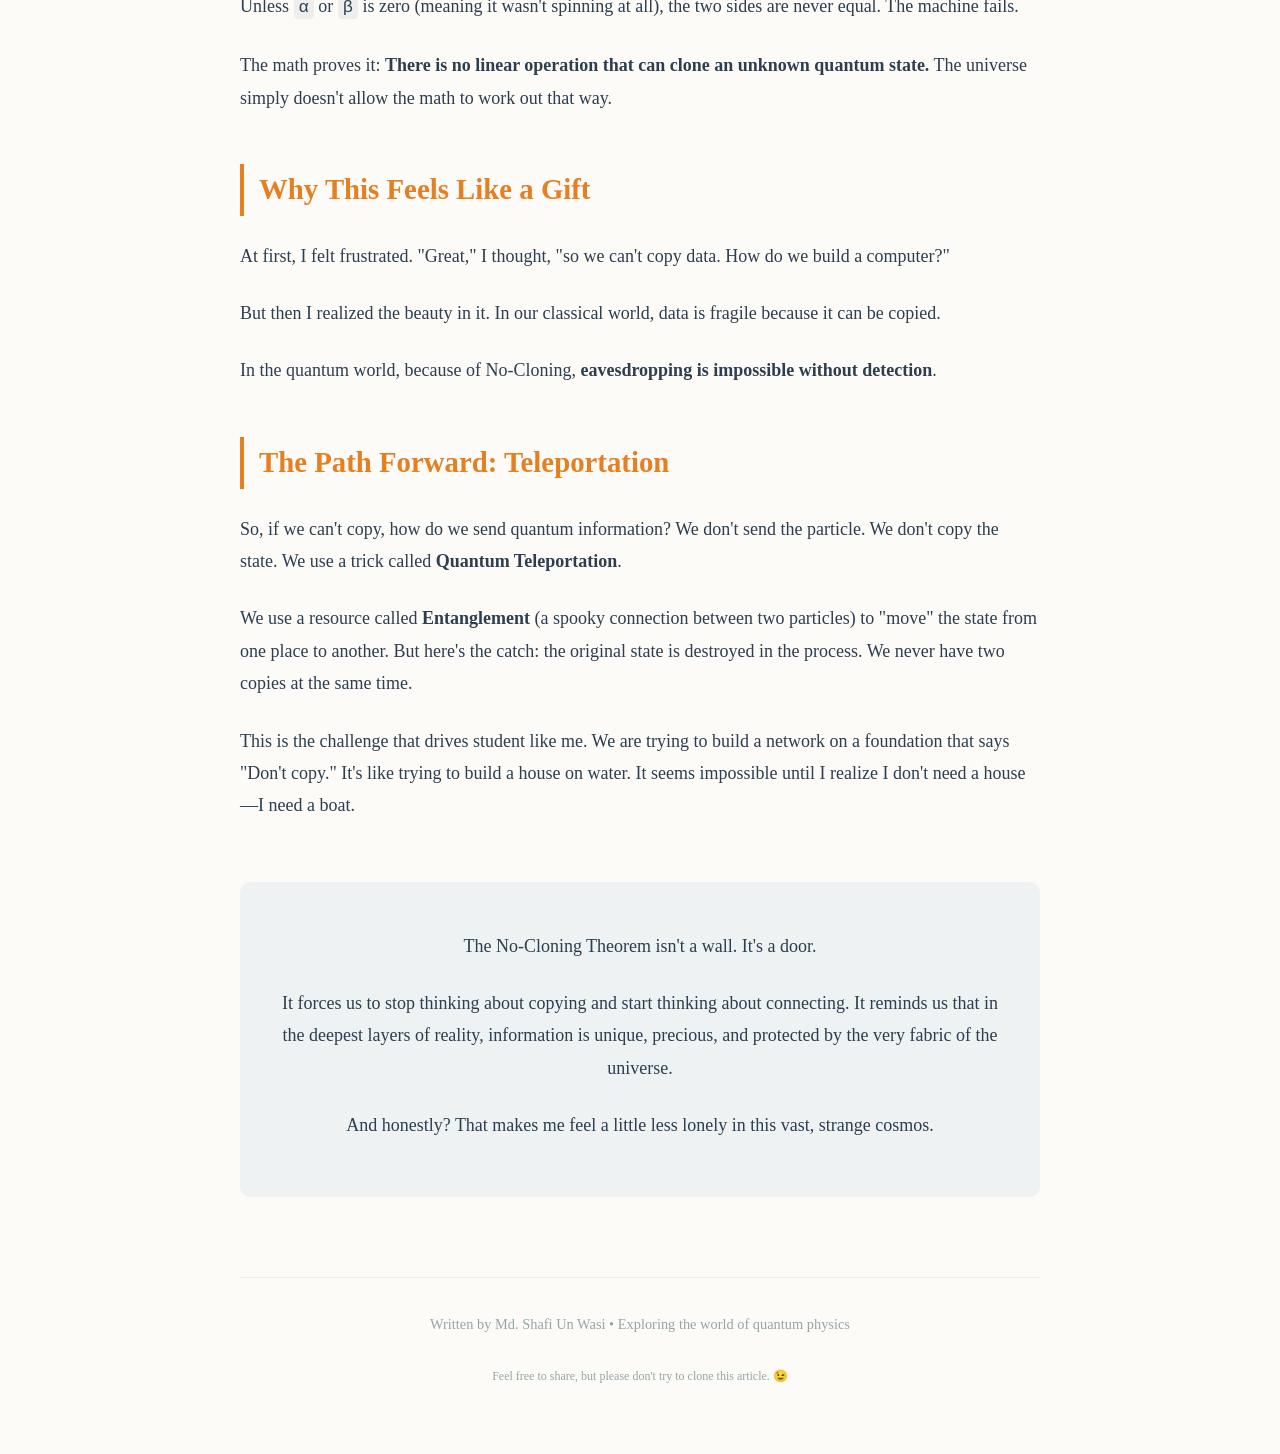
<file: articles/No-Copy Theorem.html>
<!DOCTYPE html>
<html lang="en">
<head>
    <meta charset="UTF-8">
    <meta name="viewport" content="width=device-width, initial-scale=1.0">
    <title>The Universe's Copy-Paste Error: Understanding No-Cloning</title>
    <style>
        :root {
            --bg-color: #fdfbf7;
            --text-color: #2c3e50;
            --accent-color: #e67e22;
            --code-bg: #f4f4f4;
            --math-bg: #fff8e1;
            --font-main: 'Georgia', serif;
            --font-mono: 'Courier New', monospace;
        }

        body {
            font-family: var(--font-main);
            line-height: 1.8;
            color: var(--text-color);
            background-color: var(--bg-color);
            margin: 0;
            padding: 0;
            font-size: 18px;
        }

        .container {
            max-width: 800px;
            margin: 0 auto;
            padding: 40px 20px;
        }

        header {
            text-align: center;
            margin-bottom: 60px;
            border-bottom: 2px solid var(--accent-color);
            padding-bottom: 20px;
        }

        h1 {
            font-size: 2.5rem;
            color: #1a252f;
            margin-bottom: 10px;
            font-weight: 700;
        }

        .subtitle {
            font-style: italic;
            color: #7f8c8d;
            font-size: 1.2rem;
        }

        h2 {
            color: var(--accent-color);
            margin-top: 50px;
            font-size: 1.8rem;
            border-left: 4px solid var(--accent-color);
            padding-left: 15px;
        }

        p {
            margin-bottom: 25px;
        }

        .highlight-box {
            background-color: var(--math-bg);
            border-left: 5px solid #f39c12;
            padding: 20px;
            margin: 30px 0;
            border-radius: 0 8px 8px 0;
            box-shadow: 0 2px 5px rgba(0,0,0,0.05);
        }

        .math-block {
            background-color: var(--code-bg);
            padding: 15px;
            border-radius: 8px;
            font-family: var(--font-mono);
            overflow-x: auto;
            margin: 20px 0;
            font-size: 1.1rem;
            border: 1px solid #ddd;
        }

        .math-inline {
            font-family: var(--font-mono);
            background: #eee;
            padding: 2px 5px;
            border-radius: 4px;
            font-size: 0.95em;
        }

        blockquote {
            font-style: italic;
            border-left: 3px solid #ccc;
            margin: 30px 0;
            padding-left: 20px;
            color: #555;
            font-size: 1.1rem;
        }

        .conclusion {
            background-color: #eef2f3;
            padding: 30px;
            border-radius: 10px;
            margin-top: 60px;
            text-align: center;
        }

        footer {
            text-align: center;
            margin-top: 80px;
            font-size: 0.9rem;
            color: #95a5a6;
            border-top: 1px solid #eee;
            padding-top: 20px;
        }

        /* Mobile adjustments */
        @media (max-width: 600px) {
            h1 { font-size: 2rem; }
            .container { padding: 20px; }
        }
    </style>
</head>
<body>

<div class="container">
    <header>
        <h1>The Universe's Copy-Paste Error</h1>
        <div class="subtitle">Why you can't Ctrl+C a quantum state (and why that's beautiful)</div>
    </header>

    <article>
        <p>Let's be serious for a second. The most useful command in human history is probably <strong>Ctrl+C</strong>. Copy. Paste. Duplicate.</p>
        
        <p>We do it with photos, with documents, with files. We build our digital lives on the assumption that information is infinitely reproducible. If I write a poem, I can print a million copies, and every single one is identical to the original. It's comforting. It's predictable.</p>

        <p>Then, you step into the quantum world. The world of atoms, electrons, and photons. And the universe looks you in the eye and says:</p>
        
        <blockquote>"Nope. Not here. You can't copy that."</blockquote>

        <p>This isn't a limitation of our technology. It's not because our lasers aren't precise enough or our computers aren't fast enough. It is a fundamental law of physics called the <strong>No-Cloning Theorem</strong>.</p>

        <p>It sounds scary at first. How can we build a "Quantum Internet" if we can't send data? But as I dug deeper into this, I realized something profound: This "limitation" is actually the universe's way of protecting the most fragile, beautiful thing in existence—information itself.</p>

        <h2>The Spinning Coin</h2>
        <p>Let's strip away the jargon. Imagine you have a coin. In our normal world, a coin is either Heads or Tails. Easy to copy. You look at it, see "Heads," and tell your friend. They make a copy. Done.</p>

        <p>But in the quantum world, this coin can be <strong>spinning</strong>. While it spins, it isn't Heads. It isn't Tails. It is a blur of both. It is in a state of <em>superposition</em>. It holds a secret: the exact speed and angle of its spin.</p>

        <p>Now, you want to copy this spinning coin. You reach out to grab it, to scan it, to measure it so you can tell your friend what it looks like.</p>
        
        <p><strong>The moment you touch it, it falls flat.</strong></p>

        <p>It stops spinning. It becomes either Heads or Tails. The "spinning" information—the superposition—is gone forever. You can't copy the spin because the act of looking at it destroys the spin.</p>

        <p>That is the No-Cloning Theorem in plain English. You cannot create an identical copy of an arbitrary, unknown quantum state.</p>

        <h2>The Math Behind the Magic</h2>
        <p>The math here isn't just symbols; it's the logical proof of why the universe refuses to let us copy.</p>

        <p>In quantum mechanics, we describe a state (like our spinning coin) with a symbol called a <strong>Ket</strong>: <span class="math-inline">|ψ⟩</span></p>
        
        <p>Imagine this state is a mix of two basics: <span class="math-inline">|0⟩</span> (Heads) and <span class="math-inline">|1⟩</span> (Tails).</p>
        <div class="math-block">
            |ψ⟩ = α|0⟩ + β|1⟩
        </div>
        <p>Here, <span class="math-inline">α</span> and <span class="math-inline">β</span> are just numbers (complex numbers, actually) that tell us how much "Heads" and how much "Tails" is in the mix.</p>

        <p>Now, let's try to build a "Cloning Machine." In quantum physics, any machine or process must be <strong>Linear</strong> and <strong>Unitary</strong>. "Linear" just means it treats parts of a sum independently. If you feed it a mix, it processes the parts separately and adds the results.</p>

        <p>Let's say our machine <span class="math-inline">U</span> takes an input state <span class="math-inline">|ψ⟩</span> and a blank piece of paper <span class="math-inline">|0⟩</span>, and outputs two copies:</p>
        <div class="math-block">
            U (|ψ⟩ ⊗ |0⟩) = |ψ⟩ ⊗ |ψ⟩
        </div>
        <p>(The symbol <span class="math-inline">⊗</span> just means "combine these two things together".)</p>

        <p>Let's test this machine on our basic states first. If we give it a pure "Heads" (<span class="math-inline">|0⟩</span>), it should make two Heads:</p>
        <div class="math-block">
            U (|0⟩ ⊗ |0⟩) = |0⟩ ⊗ |0⟩
        </div>
        <p>And if we give it "Tails" (<span class="math-inline">|1⟩</span>):</p>
        <div class="math-block">
            U (|1⟩ ⊗ |0⟩) = |1⟩ ⊗ |1⟩
        </div>
        <p>So far, so good. The machine works for the basics. Now, let's try the <strong>Spinning Coin</strong> (the superposition): <span class="math-inline">|ψ⟩ = α|0⟩ + β|1⟩</span>.</p>

        <p>If the machine really works, the output should be the state squared:</p>
        <div class="math-block">
            Expected Output = (α|0⟩ + β|1⟩) ⊗ (α|0⟩ + β|1⟩)<br>
            = α²|00⟩ + αβ|01⟩ + βα|10⟩ + β²|11⟩
        </div>
        <p>Notice the middle terms? <span class="math-inline">αβ|01⟩</span> and <span class="math-inline">βα|10⟩</span>. These represent the "cross" possibilities that only exist when you have a true superposition.</p>

        <p>But wait! Remember the rule of <strong>Linearity</strong>? The machine processes <span class="math-inline">|0⟩</span> and <span class="math-inline">|1⟩</span> separately and adds them up.</p>
        <div class="math-block">
            Actual Output = α(U|00⟩) + β(U|10⟩)<br>
            = α(|00⟩) + β(|11⟩)
        </div>
        <p><strong>Look closely.</strong></p>
        <p>The <strong>Expected</strong> output has four terms. The <strong>Actual</strong> output only has two. The "cross terms" (<span class="math-inline">αβ</span>) are missing!</p>

        <p>Unless <span class="math-inline">α</span> or <span class="math-inline">β</span> is zero (meaning it wasn't spinning at all), the two sides are never equal. The machine fails.</p>

        <p>The math proves it: <strong>There is no linear operation that can clone an unknown quantum state.</strong> The universe simply doesn't allow the math to work out that way.</p>

        <h2>Why This Feels Like a Gift</h2>
        <p>At first, I felt frustrated. "Great," I thought, "so we can't copy data. How do we build a computer?"</p>

        <p>But then I realized the beauty in it. In our classical world, data is fragile because it can be copied.</p>

        <p>In the quantum world, because of No-Cloning, <strong>eavesdropping is impossible without detection</strong>.</p>
      
        <h2>The Path Forward: Teleportation</h2>
        <p>So, if we can't copy, how do we send quantum information? We don't send the particle. We don't copy the state. We use a trick called <strong>Quantum Teleportation</strong>.</p>
        
        <p>We use a resource called <strong>Entanglement</strong> (a spooky connection between two particles) to "move" the state from one place to another. But here's the catch: the original state is destroyed in the process. We never have two copies at the same time.</p>

        <p>This is the challenge that drives student like me. We are trying to build a network on a foundation that says "Don't copy." It's like trying to build a house on water. It seems impossible until I realize I don't need a house—I need a boat.</p>

        <div class="conclusion">
            <p>The No-Cloning Theorem isn't a wall. It's a door.</p>
            <p>It forces us to stop thinking about copying and start thinking about connecting. It reminds us that in the deepest layers of reality, information is unique, precious, and protected by the very fabric of the universe.</p>
            <p>And honestly? That makes me feel a little less lonely in this vast, strange cosmos.</p>
        </div>
    </article>

    <footer>
        <p>Written by Md. Shafi Un Wasi • Exploring the world of quantum physics</p>
        <p><small>Feel free to share, but please don't try to clone this article. 😉</small></p>
    </footer>
</div>

</body>
</html>
</file>
<file: css/base.css>
:root {
    --bg-color: #f0f2f5;
    --card-bg: #ffffff;
    --text-primary: #1c1e21;
    --text-secondary: #65676b;
    --accent-blue: #1877f2;
    --accent-hover: #145dbf;
    --shadow-sm: 0 1px 2px rgba(0,0,0,0.1);
    --shadow-md: 0 4px 8px rgba(0,0,0,0.1);
    --shadow-lg: 0 8px 16px rgba(0,0,0,0.15);
    --radius: 12px;
    --font-main: -apple-system, BlinkMacSystemFont, "Segoe UI", Roboto, Helvetica, Arial, sans-serif;
}

[data-theme="dark"] {
    --bg-color: #18191a;
    --card-bg: #242526;
    --text-primary: #e4e6eb;
    --text-secondary: #b0b3b8;
    --accent-blue: #459df5;
    --accent-hover: #5aaaff;
    --shadow-sm: 0 1px 2px rgba(0,0,0,0.3);
    --shadow-md: 0 4px 8px rgba(0,0,0,0.4);
}

* { margin: 0; padding: 0; box-sizing: border-box; }
body { font-family: var(--font-main); background: var(--bg-color); color: var(--text-primary); line-height: 1.6; transition: background 0.3s, color 0.3s; }
a { text-decoration: none; color: var(--accent-blue); transition: color 0.2s; }
a:hover { color: var(--accent-hover); }

/* Header Styles */
.site-header {
    background: var(--card-bg);
    padding: 15px 20px;
    box-shadow: var(--shadow-sm);
    position: sticky;
    top: 0;
    z-index: 100;
    display: flex;
    justify-content: space-between;
    align-items: center;
}
.header-content h1 { font-size: 1.4rem; }
.header-content .subtitle { font-size: 0.85rem; color: var(--text-secondary); }
.header-controls { display: flex; gap: 10px; align-items: center; }
#theme-color-picker { padding: 5px; border-radius: 6px; border: 1px solid #ddd; background: var(--card-bg); color: var(--text-primary); }
#theme-toggle { background: none; border: none; font-size: 1.5rem; cursor: pointer; }

/* Toast */
#toast-container { position: fixed; top: 20px; right: 20px; z-index: 3000; }
.toast { background: #333; color: white; padding: 12px 20px; border-radius: 8px; margin-bottom: 10px; animation: slideIn 0.3s; }
@keyframes slideIn { from { transform: translateX(100%); opacity: 0; } to { transform: translateX(0); opacity: 1; } }
</file>
<file: css/layout.css>
.container {
    display: grid;
    grid-template-columns: 260px 1fr 280px; 
    gap: 24px;
    max-width: 1300px;
    margin: 24px auto;
    padding: 0 24px;
    min-height: calc(100vh - 80px);
}

/* Mobile Nav */
.mobile-bottom-nav { display: none; position: fixed; bottom: 0; left: 0; width: 100%; background: var(--card-bg); box-shadow: 0 -2px 10px rgba(0,0,0,0.1); z-index: 1000; justify-content: space-around; padding: 10px 0; border-top: 1px solid #eee; }
.nav-item { display: flex; flex-direction: column; align-items: center; text-decoration: none; color: var(--text-secondary); font-size: 0.75rem; }
.nav-item .icon { font-size: 1.4rem; margin-bottom: 4px; }

/* Lightbox */
.lightbox { display: none; position: fixed; top: 0; left: 0; width: 100%; height: 100%; background: rgba(0,0,0,0.9); z-index: 2000; justify-content: center; align-items: center; }
.lightbox img { max-width: 90%; max-height: 80vh; border-radius: 8px; }
.lightbox-close { position: absolute; top: 20px; right: 30px; font-size: 3rem; color: white; cursor: pointer; }

/* Responsive */
@media (max-width: 900px) {
    .container { 
        grid-template-columns: 1fr; 
        padding: 10px;
        margin: 10px auto;
    }
    .sidebar-left, .sidebar-right { display: none; }
    .mobile-bottom-nav { display: flex; }
    .site-header { padding: 10px; }
    .header-content h1 { font-size: 1.2rem; }
    /* Hide physics lab on mobile to save space, or move to bottom nav? 
       For now, we hide it on mobile as sidebar disappears. */
    .physics-lab-section { display: none; } 
}
/* --- Mandatory Reminder Modal Styles --- */
.modal-overlay {
    position: fixed;
    top: 0;
    left: 0;
    width: 100%;
    height: 100%;
    background: rgba(0, 0, 0, 0.6);
    backdrop-filter: blur(8px); /* Glass blur effect */
    z-index: 9999; /* Highest priority */
    display: flex;
    justify-content: center;
    align-items: center;
    padding: 20px;
    animation: fadeIn 0.3s ease-out;
}

.modal-glass {
    background: rgba(255, 255, 255, 0.85); /* Semi-transparent white */
    backdrop-filter: blur(12px);
    border: 1px solid rgba(255, 255, 255, 0.3);
    border-radius: 20px;
    padding: 30px;
    max-width: 500px;
    width: 100%;
    box-shadow: 0 15px 35px rgba(0, 0, 0, 0.3);
    text-align: center;
    color: #1c1e21;
    position: relative;
    overflow: hidden;
}

/* Theme Mode Support for Modal */
[data-theme="dark"] .modal-glass {
    background: rgba(36, 37, 38, 0.85);
    border: 1px solid rgba(255, 255, 255, 0.1);
    color: #e4e6eb;
}

.modal-header {
    display: flex;
    align-items: center;
    justify-content: center;
    gap: 10px;
    margin-bottom: 20px;
}

.modal-header h2 {
    font-size: 1.5rem;
    margin: 0;
    color: var(--warning-red, #e74c3c);
}

.modal-body p {
    margin-bottom: 15px;
    font-size: 1rem;
    line-height: 1.5;
}

.modal-body a {
    color: var(--accent-blue, #1877f2);
    font-weight: bold;
    text-decoration: underline;
}

.warning-text {
    color: var(--warning-red, #e74c3c);
    font-weight: bold;
    background: rgba(231, 76, 60, 0.1);
    padding: 10px;
    border-radius: 8px;
    border-left: 4px solid var(--warning-red, #e74c3c);
}

.modal-footer {
    display: flex;
    gap: 15px;
    justify-content: center;
    margin-top: 25px;
    flex-wrap: wrap;
}

.btn-primary {
    background: var(--accent-blue, #1877f2);
    color: white;
    border: none;
    padding: 12px 24px;
    border-radius: 8px;
    font-size: 1rem;
    font-weight: bold;
    cursor: pointer;
    transition: transform 0.2s, opacity 0.2s;
    text-decoration: none;
    display: inline-block;
}

.btn-primary:hover {
    transform: scale(1.05);
    opacity: 0.9;
}

.btn-secondary {
    background: transparent;
    color: var(--text-secondary, #65676b);
    border: 2px solid var(--text-secondary, #65676b);
    padding: 10px 20px;
    border-radius: 8px;
    font-size: 0.9rem;
    font-weight: bold;
    cursor: pointer;
    text-decoration: none;
    transition: all 0.2s;
}

.btn-secondary:hover {
    background: rgba(0,0,0,0.05);
    color: var(--text-primary, #1c1e21);
    border-color: var(--text-primary, #1c1e21);
}

@keyframes fadeIn {
    from { opacity: 0; transform: scale(0.9); }
    to { opacity: 1; transform: scale(1); }
}

/* Mobile Adjustments */
@media (max-width: 600px) {
    .modal-glass {
        padding: 20px;
        margin: 10px;
    }
    .modal-footer {
        flex-direction: column;
    }
    .btn-primary, .btn-secondary {
        width: 100%;
    }
}
</file>
<file: css/sidebar-left.css>
.sidebar-left { 
    position: sticky; 
    top: 80px; 
    height: calc(100vh - 100px); 
    overflow-y: auto; 
    padding-right: 10px;
}

/* Navigation Styles */
.main-nav ul { list-style: none; }
.main-nav li { margin-bottom: 8px; }
.nav-link { display: flex; align-items: center; padding: 12px 15px; border-radius: 8px; color: var(--text-primary); font-weight: 500; transition: background 0.2s; }
.nav-link:hover { background: rgba(24, 119, 242, 0.1); color: var(--accent-blue); }
.nav-link .icon { margin-right: 12px; font-size: 1.2rem; }

/* Physics Lab Section */
.physics-lab-section {
    margin-top: 30px;
    padding: 15px;
    background: var(--card-bg);
    border-radius: var(--radius);
    box-shadow: var(--shadow-sm);
    border: 1px solid #ddd;
}

.physics-lab-section h3 {
    font-size: 1rem;
    margin-bottom: 10px;
    color: var(--text-primary);
    text-align: center;
    border-bottom: 1px solid #eee;
    padding-bottom: 5px;
}

.lab-canvas-container {
    width: 100%;
    height: 150px;
    background: #f8f9fa;
    border-radius: 6px;
    overflow: hidden;
    display: flex;
    justify-content: center;
    align-items: center;
    margin-bottom: 10px;
}

#pendulumCanvas {
    width: 100%;
    height: 100%;
    object-fit: contain;
}

.lab-controls {
    display: flex;
    flex-direction: column;
    gap: 8px;
    font-size: 0.8rem;
}

.lab-controls label {
    display: flex;
    align-items: center;
    gap: 5px;
    color: var(--text-secondary);
}

.lab-controls input[type="range"] {
    flex: 1;
    cursor: pointer;
}

.lab-btn {
    width: 100%;
    padding: 6px;
    background: var(--accent-blue);
    color: white;
    border: none;
    border-radius: 4px;
    cursor: pointer;
    font-size: 0.8rem;
    transition: opacity 0.2s;
}

.lab-btn:hover {
    opacity: 0.9;
}

.footer-links { margin-top: 30px; font-size: 0.8rem; color: var(--text-secondary); }
.footer-links a { margin-right: 10px; }
</file>
<file: css/sidebar-right.css>
.sidebar-right { 
    position: sticky; 
    top: 80px; 
    height: calc(100vh - 100px); 
    overflow-y: auto; 
    padding-left: 10px;
}

.dashboard-card { 
    background: var(--card-bg); 
    border-radius: var(--radius); 
    padding: 20px; 
    margin-bottom: 20px; 
    box-shadow: var(--shadow-sm); 
    border-left: 4px solid var(--accent-blue); 
}

.dashboard-card h3 { 
    font-size: 1rem; 
    margin-bottom: 10px; 
    color: var(--text-secondary); 
    text-transform: uppercase; 
    letter-spacing: 0.5px; 
}

.status-indicator { display: flex; align-items: center; gap: 8px; font-weight: bold; }
.status-dot { width: 10px; height: 10px; border-radius: 50%; background: #ccc; }
.status-dot.online { background: #2ecc71; box-shadow: 0 0 8px #2ecc71; }
.status-dot.offline { background: #e74c3c; }

/* NEW: Physics Lab Card Styles */
.physics-lab-card {
    border-left-color: #e74c3c; /* Red accent for Physics */
}

.lab-canvas-container {
    width: 100%;
    height: 140px;
    background: #f8f9fa;
    border-radius: 6px;
    overflow: hidden;
    display: flex;
    justify-content: center;
    align-items: center;
    margin-bottom: 10px;
    border: 1px solid #eee;
}

#pendulumCanvas {
    width: 100%;
    height: 100%;
    object-fit: contain;
}

.lab-controls {
    display: flex;
    flex-direction: column;
    gap: 8px;
    font-size: 0.8rem;
}

.lab-controls label {
    display: flex;
    align-items: center;
    gap: 5px;
    color: var(--text-secondary);
}

.lab-controls input[type="range"] {
    flex: 1;
    cursor: pointer;
}

.lab-btn {
    width: 100%;
    padding: 6px;
    background: #e74c3c; /* Red button */
    color: white;
    border: none;
    border-radius: 4px;
    cursor: pointer;
    font-size: 0.8rem;
    transition: opacity 0.2s;
}

.lab-btn:hover {
    opacity: 0.9;
}

/* End Physics Lab Styles */

blockquote { font-style: italic; color: var(--text-primary); margin: 10px 0; }
cite { font-size: 0.8rem; color: var(--text-secondary); display: block; text-align: right; }
.action-btn { width: 100%; padding: 8px; margin-top: 5px; border: none; border-radius: 6px; background: var(--accent-blue); color: white; cursor: pointer; font-weight: bold; }
.action-btn.secondary { background: #e4e6eb; color: var(--text-secondary); }
.action-btn:hover { opacity: 0.9; }
</file>
<file: css/print.css>
@media print {
    body { background: white !important; color: black !important; font-size: 12pt; }
    .site-header, .sidebar-left, .sidebar-right, .mobile-bottom-nav, .fab, .widget-draggable, .lightbox, .modal, .controls-bar, #theme-toggle, #theme-color-picker, #toast-container, .filter-btn, #gallery-search, .action-btn { display: none !important; }
    .container { display: block !important; width: 100% !important; margin: 0 !important; padding: 0 !important; grid-template-columns: 1fr !important; }
    .feed-column { width: 100% !important; padding: 0 !important; }
    .gallery-card { break-inside: avoid; border: 1px solid #ccc; box-shadow: none; margin-bottom: 20px; page-break-inside: avoid; background: white !important; color: black !important; }
    .card-image { height: 150px !important; background: #eee !important; }
    .card-image img { max-width: 100% !important; height: auto !important; object-fit: contain !important; }
    .overlay, .skeleton { display: none !important; }
    h1, h2, h3 { color: black !important; page-break-after: avoid; }
    a { color: black !important; text-decoration: none !important; }
    a[href]:after { content: " (" attr(href) ")"; font-size: 0.8em; color: #555; }
}
</file>
<file: sites/Articles/style.css>
:root {
    --bg-main: #050505;
    --glass-bg: rgba(20, 20, 25, 0.6);
    --glass-border: rgba(255, 255, 255, 0.1);
    --text-main: #e0e0e0;
    --text-muted: #a0a0a0;
    --accent: #00ff9d;
    --warning-color: #ffaa00;
    --accent-glow: rgba(0, 255, 157, 0.15);
    --radius-lg: 24px;
    --radius-md: 12px;
    --transition: all 0.4s cubic-bezier(0.25, 0.8, 0.25, 1);
    --header-height: 70px;
}

.theme-light {
    --bg-main: #f0f2f5;
    --glass-bg: rgba(255, 255, 255, 0.7);
    --glass-border: rgba(0, 0, 0, 0.1);
    --text-main: #1a1a1a;
    --text-muted: #555555;
    --accent: #0071e3;
    --warning-color: #d97706;
    --accent-glow: rgba(0, 113, 227, 0.15);
}

* { margin: 0; padding: 0; box-sizing: border-box; }

body {
    font-family: -apple-system, BlinkMacSystemFont, "Segoe UI", Roboto, Helvetica, Arial, sans-serif;
    background-color: var(--bg-main);
    color: var(--text-main);
    overflow-x: hidden;
    transition: background-color 0.5s ease;
    position: relative;
    padding-top: var(--header-height);
}

/* --- Top Bar --- */
.top-bar {
    position: fixed; top: 0; width: 100%; height: var(--header-height);
    background: var(--glass-bg); backdrop-filter: blur(12px);
    border-bottom: 1px solid var(--glass-border);
    display: flex; justify-content: flex-end;
    align-items: center; padding: 0 20px;
    z-index: 1000;
}

.nav-group { display: flex; gap: 15px; }
.nav-btn {
    background: transparent; border: 1px solid var(--glass-border);
    color: var(--text-main); padding: 8px 16px; border-radius: 30px;
    font-weight: 600; cursor: pointer; transition: var(--transition);
    text-decoration: none; font-size: 0.85rem;
    white-space: nowrap;
}
.nav-btn:hover { border-color: var(--accent); color: var(--accent); box-shadow: 0 0 15px var(--accent-glow); }

/* --- Welcome Screen --- */
.fullscreen-section {
    position: fixed; top: 0; left: 0; width: 100%; height: 100vh;
    display: flex; justify-content: center; align-items: center;
    background: var(--bg-main); z-index: 999;
    animation: fadeIn 1s ease-out;
    padding: 20px;
}

.welcome-content { text-align: center; max-width: 800px; width: 100%; }
.welcome-title { 
    font-size: clamp(2.5rem, 8vw, 4rem); 
    font-weight: 800; margin-bottom: 10px; letter-spacing: -2px; line-height: 1.1;
}
.welcome-sub { 
    font-size: clamp(1rem, 4vw, 1.5rem); 
    color: var(--text-muted); margin-bottom: 40px; 
}

.glass-btn {
    background: var(--glass-bg); border: 1px solid var(--glass-border);
    color: var(--accent); padding: 15px 40px; font-size: 1.1rem;
    font-weight: 700; border-radius: 50px; cursor: pointer;
    transition: var(--transition); backdrop-filter: blur(10px);
    width: 100%; max-width: 300px;
}
.glass-btn:hover { transform: scale(1.05); box-shadow: 0 0 30px var(--accent-glow); }

/* --- Main Hub --- */
.hub-container {
    padding: 40px 5%; min-height: 100vh;
    animation: slideUp 0.8s ease-out;
}

.grid-layout {
    display: grid;
    grid-template-columns: repeat(auto-fill, minmax(300px, 1fr));
    gap: 30px;
    max-width: 1400px;
    margin: 0 auto;
}

/* --- Article Card --- */
.article-card {
    background: var(--glass-bg); border: 1px solid var(--glass-border);
    border-radius: var(--radius-lg); padding: 25px;
    cursor: pointer; transition: var(--transition);
    backdrop-filter: blur(10px);
    display: flex; flex-direction: column; justify-content: space-between;
    min-height: 220px;
}
.article-card:hover {
    transform: translateY(-8px);
    border-color: var(--accent);
    box-shadow: 0 15px 30px rgba(0,0,0,0.3);
}

.card-meta { font-size: 0.75rem; color: var(--accent); font-weight: 700; text-transform: uppercase; letter-spacing: 1px; }
.card-title { 
    font-size: 1.5rem; font-weight: 700; margin: 15px 0; line-height: 1.2; 
    display: -webkit-box; -webkit-line-clamp: 2; -webkit-box-orient: vertical; overflow: hidden;
}
.card-desc { 
    color: var(--text-muted); font-size: 0.95rem; flex-grow: 1; 
    display: -webkit-box; -webkit-line-clamp: 3; -webkit-box-orient: vertical; overflow: hidden;
}
.card-date { font-size: 0.85rem; color: var(--text-muted); margin-top: 15px; }

/* --- STUDENT WARNING BADGE --- */
.student-warning {
    position: fixed;
    bottom: 20px;
    right: 20px;
    background: rgba(255, 170, 0, 0.15);
    border: 1px solid var(--warning-color);
    color: var(--warning-color);
    padding: 10px 15px;
    border-radius: 8px;
    font-size: 0.7rem;
    font-weight: 600;
    text-transform: uppercase;
    letter-spacing: 0.5px;
    backdrop-filter: blur(5px);
    z-index: 9999;
    box-shadow: 0 4px 15px rgba(0,0,0,0.2);
    display: flex;
    align-items: center;
    gap: 8px;
    max-width: 90%;
    text-align: center;
}
.student-warning::before {
    content: "!";
    display: inline-flex;
    align-items: center;
    justify-content: center;
    width: 18px;
    height: 18px;
    background: var(--warning-color);
    color: #000;
    border-radius: 50%;
    font-weight: 900;
    font-size: 12px;
    flex-shrink: 0;
}

/* --- Animations --- */
@keyframes fadeIn { from { opacity: 0; } to { opacity: 1; } }
@keyframes slideUp { from { transform: translateY(50px); opacity: 0; } to { transform: translateY(0); opacity: 1; } }

/* --- Footer --- */
.main-footer { text-align: center; padding: 40px 20px; color: var(--text-muted); font-size: 0.8rem; }

/* --- Mobile --- */
@media (max-width: 768px) {
    .top-bar { padding: 0 15px; }
    .nav-btn { padding: 6px 12px; font-size: 0.75rem; }
    .hub-container { padding: 30px 15px; }
    .grid-layout { grid-template-columns: 1fr; gap: 20px; }
    .article-card { min-height: 180px; padding: 20px; }
    .card-title { font-size: 1.3rem; }
    .student-warning { bottom: 15px; right: 15px; left: 15px; max-width: calc(100% - 30px); font-size: 0.65rem; }
}
</file>
<file: sites/Discoveries/style.css>
:root {
    --bg-main: #050505;
    --glass-bg: rgba(20, 20, 25, 0.6);
    --glass-border: rgba(255, 255, 255, 0.1);
    --text-main: #e0e0e0;
    --text-muted: #a0a0a0;
    --accent: #00ff9d;
    --warning-color: #ffaa00;
    --accent-glow: rgba(0, 255, 157, 0.15);
    --radius-lg: 24px;
    --radius-md: 12px;
    --transition: all 0.4s cubic-bezier(0.25, 0.8, 0.25, 1);
    --header-height: 70px;
}

.theme-light {
    --bg-main: #f0f2f5;
    --glass-bg: rgba(255, 255, 255, 0.7);
    --glass-border: rgba(0, 0, 0, 0.1);
    --text-main: #1a1a1a;
    --text-muted: #555555;
    --accent: #0071e3;
    --warning-color: #d97706;
    --accent-glow: rgba(0, 113, 227, 0.15);
}

* { margin: 0; padding: 0; box-sizing: border-box; }

body {
    font-family: -apple-system, BlinkMacSystemFont, "Segoe UI", Roboto, Helvetica, Arial, sans-serif;
    background-color: var(--bg-main);
    color: var(--text-main);
    overflow-x: hidden;
    transition: background-color 0.5s ease;
    position: relative;
    padding-top: var(--header-height);
}

/* --- Top Bar --- */
.top-bar {
    position: fixed; top: 0; width: 100%; height: var(--header-height);
    background: var(--glass-bg); backdrop-filter: blur(12px);
    border-bottom: 1px solid var(--glass-border);
    display: flex; justify-content: flex-end;
    align-items: center; padding: 0 20px;
    z-index: 1000;
}

.nav-group { display: flex; gap: 15px; }
.nav-btn {
    background: transparent; border: 1px solid var(--glass-border);
    color: var(--text-main); padding: 8px 16px; border-radius: 30px;
    font-weight: 600; cursor: pointer; transition: var(--transition);
    text-decoration: none; font-size: 0.85rem;
    white-space: nowrap;
}
.nav-btn:hover { border-color: var(--accent); color: var(--accent); box-shadow: 0 0 15px var(--accent-glow); }

/* --- Welcome Screen --- */
.fullscreen-section {
    position: fixed; top: 0; left: 0; width: 100%; height: 100vh;
    display: flex; justify-content: center; align-items: center;
    background: var(--bg-main); z-index: 999;
    animation: fadeIn 1s ease-out;
    padding: 20px;
}

.welcome-content { text-align: center; max-width: 800px; width: 100%; }
.welcome-title { 
    font-size: clamp(2.5rem, 8vw, 4rem); 
    font-weight: 800; margin-bottom: 10px; letter-spacing: -2px; line-height: 1.1;
}
.welcome-sub { 
    font-size: clamp(1rem, 4vw, 1.5rem); 
    color: var(--text-muted); margin-bottom: 40px; 
}

.glass-btn {
    background: var(--glass-bg); border: 1px solid var(--glass-border);
    color: var(--accent); padding: 15px 40px; font-size: 1.1rem;
    font-weight: 700; border-radius: 50px; cursor: pointer;
    transition: var(--transition); backdrop-filter: blur(10px);
    width: 100%; max-width: 300px;
}
.glass-btn:hover { transform: scale(1.05); box-shadow: 0 0 30px var(--accent-glow); }

/* --- Main Hub --- */
.hub-container {
    padding: 40px 5%; min-height: 100vh;
    animation: slideUp 0.8s ease-out;
}

.grid-layout {
    display: grid;
    grid-template-columns: repeat(auto-fill, minmax(300px, 1fr));
    gap: 30px;
    max-width: 1400px;
    margin: 0 auto;
}

/* --- Article Card --- */
.article-card {
    background: var(--glass-bg); border: 1px solid var(--glass-border);
    border-radius: var(--radius-lg); padding: 25px;
    cursor: pointer; transition: var(--transition);
    backdrop-filter: blur(10px);
    display: flex; flex-direction: column; justify-content: space-between;
    min-height: 220px;
}
.article-card:hover {
    transform: translateY(-8px);
    border-color: var(--accent);
    box-shadow: 0 15px 30px rgba(0,0,0,0.3);
}

.card-meta { font-size: 0.75rem; color: var(--accent); font-weight: 700; text-transform: uppercase; letter-spacing: 1px; }
.card-title { 
    font-size: 1.5rem; font-weight: 700; margin: 15px 0; line-height: 1.2; 
    display: -webkit-box; -webkit-line-clamp: 2; -webkit-box-orient: vertical; overflow: hidden;
}
.card-desc { 
    color: var(--text-muted); font-size: 0.95rem; flex-grow: 1; 
    display: -webkit-box; -webkit-line-clamp: 3; -webkit-box-orient: vertical; overflow: hidden;
}
.card-date { font-size: 0.85rem; color: var(--text-muted); margin-top: 15px; }

/* --- STUDENT WARNING BADGE --- */
.student-warning {
    position: fixed;
    bottom: 20px;
    right: 20px;
    background: rgba(255, 170, 0, 0.15);
    border: 1px solid var(--warning-color);
    color: var(--warning-color);
    padding: 10px 15px;
    border-radius: 8px;
    font-size: 0.7rem;
    font-weight: 600;
    text-transform: uppercase;
    letter-spacing: 0.5px;
    backdrop-filter: blur(5px);
    z-index: 9999;
    box-shadow: 0 4px 15px rgba(0,0,0,0.2);
    display: flex;
    align-items: center;
    gap: 8px;
    max-width: 90%;
    text-align: center;
}
.student-warning::before {
    content: "!";
    display: inline-flex;
    align-items: center;
    justify-content: center;
    width: 18px;
    height: 18px;
    background: var(--warning-color);
    color: #000;
    border-radius: 50%;
    font-weight: 900;
    font-size: 12px;
    flex-shrink: 0;
}

/* --- Animations --- */
@keyframes fadeIn { from { opacity: 0; } to { opacity: 1; } }
@keyframes slideUp { from { transform: translateY(50px); opacity: 0; } to { transform: translateY(0); opacity: 1; } }

/* --- Footer --- */
.main-footer { text-align: center; padding: 40px 20px; color: var(--text-muted); font-size: 0.8rem; }

/* --- Mobile --- */
@media (max-width: 768px) {
    .top-bar { padding: 0 15px; }
    .nav-btn { padding: 6px 12px; font-size: 0.75rem; }
    .hub-container { padding: 30px 15px; }
    .grid-layout { grid-template-columns: 1fr; gap: 20px; }
    .article-card { min-height: 180px; padding: 20px; }
    .card-title { font-size: 1.3rem; }
    .student-warning { bottom: 15px; right: 15px; left: 15px; max-width: calc(100% - 30px); font-size: 0.65rem; }
}
</file>
<file: sites/Essay/style.css>
:root {
    --bg-main: #050505;
    --glass-bg: rgba(20, 20, 25, 0.6);
    --glass-border: rgba(255, 255, 255, 0.1);
    --text-main: #e0e0e0;
    --text-muted: #a0a0a0;
    --accent: #00ff9d;
    --warning-color: #ffaa00;
    --accent-glow: rgba(0, 255, 157, 0.15);
    --radius-lg: 24px;
    --radius-md: 12px;
    --transition: all 0.4s cubic-bezier(0.25, 0.8, 0.25, 1);
    --header-height: 70px;
}

.theme-light {
    --bg-main: #f0f2f5;
    --glass-bg: rgba(255, 255, 255, 0.7);
    --glass-border: rgba(0, 0, 0, 0.1);
    --text-main: #1a1a1a;
    --text-muted: #555555;
    --accent: #0071e3;
    --warning-color: #d97706;
    --accent-glow: rgba(0, 113, 227, 0.15);
}

* { margin: 0; padding: 0; box-sizing: border-box; }

body {
    font-family: -apple-system, BlinkMacSystemFont, "Segoe UI", Roboto, Helvetica, Arial, sans-serif;
    background-color: var(--bg-main);
    color: var(--text-main);
    overflow-x: hidden;
    transition: background-color 0.5s ease;
    position: relative;
    padding-top: var(--header-height);
}

/* --- Top Bar --- */
.top-bar {
    position: fixed; top: 0; width: 100%; height: var(--header-height);
    background: var(--glass-bg); backdrop-filter: blur(12px);
    border-bottom: 1px solid var(--glass-border);
    display: flex; justify-content: flex-end;
    align-items: center; padding: 0 20px;
    z-index: 1000;
}

.nav-group { display: flex; gap: 15px; }
.nav-btn {
    background: transparent; border: 1px solid var(--glass-border);
    color: var(--text-main); padding: 8px 16px; border-radius: 30px;
    font-weight: 600; cursor: pointer; transition: var(--transition);
    text-decoration: none; font-size: 0.85rem;
    white-space: nowrap;
}
.nav-btn:hover { border-color: var(--accent); color: var(--accent); box-shadow: 0 0 15px var(--accent-glow); }

/* --- Welcome Screen --- */
.fullscreen-section {
    position: fixed; top: 0; left: 0; width: 100%; height: 100vh;
    display: flex; justify-content: center; align-items: center;
    background: var(--bg-main); z-index: 999;
    animation: fadeIn 1s ease-out;
    padding: 20px;
}

.welcome-content { text-align: center; max-width: 800px; width: 100%; }
.welcome-title { 
    font-size: clamp(2.5rem, 8vw, 4rem); 
    font-weight: 800; margin-bottom: 10px; letter-spacing: -2px; line-height: 1.1;
}
.welcome-sub { 
    font-size: clamp(1rem, 4vw, 1.5rem); 
    color: var(--text-muted); margin-bottom: 40px; 
}

.glass-btn {
    background: var(--glass-bg); border: 1px solid var(--glass-border);
    color: var(--accent); padding: 15px 40px; font-size: 1.1rem;
    font-weight: 700; border-radius: 50px; cursor: pointer;
    transition: var(--transition); backdrop-filter: blur(10px);
    width: 100%; max-width: 300px;
}
.glass-btn:hover { transform: scale(1.05); box-shadow: 0 0 30px var(--accent-glow); }

/* --- Main Hub --- */
.hub-container {
    padding: 40px 5%; min-height: 100vh;
    animation: slideUp 0.8s ease-out;
}

.grid-layout {
    display: grid;
    grid-template-columns: repeat(auto-fill, minmax(300px, 1fr));
    gap: 30px;
    max-width: 1400px;
    margin: 0 auto;
}

/* --- Article Card --- */
.article-card {
    background: var(--glass-bg); border: 1px solid var(--glass-border);
    border-radius: var(--radius-lg); padding: 25px;
    cursor: pointer; transition: var(--transition);
    backdrop-filter: blur(10px);
    display: flex; flex-direction: column; justify-content: space-between;
    min-height: 220px;
}
.article-card:hover {
    transform: translateY(-8px);
    border-color: var(--accent);
    box-shadow: 0 15px 30px rgba(0,0,0,0.3);
}

.card-meta { font-size: 0.75rem; color: var(--accent); font-weight: 700; text-transform: uppercase; letter-spacing: 1px; }
.card-title { 
    font-size: 1.5rem; font-weight: 700; margin: 15px 0; line-height: 1.2; 
    display: -webkit-box; -webkit-line-clamp: 2; -webkit-box-orient: vertical; overflow: hidden;
}
.card-desc { 
    color: var(--text-muted); font-size: 0.95rem; flex-grow: 1; 
    display: -webkit-box; -webkit-line-clamp: 3; -webkit-box-orient: vertical; overflow: hidden;
}
.card-date { font-size: 0.85rem; color: var(--text-muted); margin-top: 15px; }

/* --- STUDENT WARNING BADGE --- */
.student-warning {
    position: fixed;
    bottom: 20px;
    right: 20px;
    background: rgba(255, 170, 0, 0.15);
    border: 1px solid var(--warning-color);
    color: var(--warning-color);
    padding: 10px 15px;
    border-radius: 8px;
    font-size: 0.7rem;
    font-weight: 600;
    text-transform: uppercase;
    letter-spacing: 0.5px;
    backdrop-filter: blur(5px);
    z-index: 9999;
    box-shadow: 0 4px 15px rgba(0,0,0,0.2);
    display: flex;
    align-items: center;
    gap: 8px;
    max-width: 90%;
    text-align: center;
}
.student-warning::before {
    content: "!";
    display: inline-flex;
    align-items: center;
    justify-content: center;
    width: 18px;
    height: 18px;
    background: var(--warning-color);
    color: #000;
    border-radius: 50%;
    font-weight: 900;
    font-size: 12px;
    flex-shrink: 0;
}

/* --- Animations --- */
@keyframes fadeIn { from { opacity: 0; } to { opacity: 1; } }
@keyframes slideUp { from { transform: translateY(50px); opacity: 0; } to { transform: translateY(0); opacity: 1; } }

/* --- Footer --- */
.main-footer { text-align: center; padding: 40px 20px; color: var(--text-muted); font-size: 0.8rem; }

/* --- Mobile --- */
@media (max-width: 768px) {
    .top-bar { padding: 0 15px; }
    .nav-btn { padding: 6px 12px; font-size: 0.75rem; }
    .hub-container { padding: 30px 15px; }
    .grid-layout { grid-template-columns: 1fr; gap: 20px; }
    .article-card { min-height: 180px; padding: 20px; }
    .card-title { font-size: 1.3rem; }
    .student-warning { bottom: 15px; right: 15px; left: 15px; max-width: calc(100% - 30px); font-size: 0.65rem; }
}
</file>
<file: sites/Findings/style.css>
:root {
    --bg-main: #050505;
    --glass-bg: rgba(20, 20, 25, 0.6);
    --glass-border: rgba(255, 255, 255, 0.1);
    --text-main: #e0e0e0;
    --text-muted: #a0a0a0;
    --accent: #00ff9d;
    --warning-color: #ffaa00;
    --accent-glow: rgba(0, 255, 157, 0.15);
    --radius-lg: 24px;
    --radius-md: 12px;
    --transition: all 0.4s cubic-bezier(0.25, 0.8, 0.25, 1);
    --header-height: 70px;
}

.theme-light {
    --bg-main: #f0f2f5;
    --glass-bg: rgba(255, 255, 255, 0.7);
    --glass-border: rgba(0, 0, 0, 0.1);
    --text-main: #1a1a1a;
    --text-muted: #555555;
    --accent: #0071e3;
    --warning-color: #d97706;
    --accent-glow: rgba(0, 113, 227, 0.15);
}

* { margin: 0; padding: 0; box-sizing: border-box; }

body {
    font-family: -apple-system, BlinkMacSystemFont, "Segoe UI", Roboto, Helvetica, Arial, sans-serif;
    background-color: var(--bg-main);
    color: var(--text-main);
    overflow-x: hidden;
    transition: background-color 0.5s ease;
    position: relative;
    padding-top: var(--header-height);
}

/* --- Top Bar --- */
.top-bar {
    position: fixed; top: 0; width: 100%; height: var(--header-height);
    background: var(--glass-bg); backdrop-filter: blur(12px);
    border-bottom: 1px solid var(--glass-border);
    display: flex; justify-content: flex-end;
    align-items: center; padding: 0 20px;
    z-index: 1000;
}

.nav-group { display: flex; gap: 15px; }
.nav-btn {
    background: transparent; border: 1px solid var(--glass-border);
    color: var(--text-main); padding: 8px 16px; border-radius: 30px;
    font-weight: 600; cursor: pointer; transition: var(--transition);
    text-decoration: none; font-size: 0.85rem;
    white-space: nowrap;
}
.nav-btn:hover { border-color: var(--accent); color: var(--accent); box-shadow: 0 0 15px var(--accent-glow); }

/* --- Welcome Screen --- */
.fullscreen-section {
    position: fixed; top: 0; left: 0; width: 100%; height: 100vh;
    display: flex; justify-content: center; align-items: center;
    background: var(--bg-main); z-index: 999;
    animation: fadeIn 1s ease-out;
    padding: 20px;
}

.welcome-content { text-align: center; max-width: 800px; width: 100%; }
.welcome-title { 
    font-size: clamp(2.5rem, 8vw, 4rem); 
    font-weight: 800; margin-bottom: 10px; letter-spacing: -2px; line-height: 1.1;
}
.welcome-sub { 
    font-size: clamp(1rem, 4vw, 1.5rem); 
    color: var(--text-muted); margin-bottom: 40px; 
}

.glass-btn {
    background: var(--glass-bg); border: 1px solid var(--glass-border);
    color: var(--accent); padding: 15px 40px; font-size: 1.1rem;
    font-weight: 700; border-radius: 50px; cursor: pointer;
    transition: var(--transition); backdrop-filter: blur(10px);
    width: 100%; max-width: 300px;
}
.glass-btn:hover { transform: scale(1.05); box-shadow: 0 0 30px var(--accent-glow); }

/* --- Main Hub --- */
.hub-container {
    padding: 40px 5%; min-height: 100vh;
    animation: slideUp 0.8s ease-out;
}

.grid-layout {
    display: grid;
    grid-template-columns: repeat(auto-fill, minmax(300px, 1fr));
    gap: 30px;
    max-width: 1400px;
    margin: 0 auto;
}

/* --- Article Card --- */
.article-card {
    background: var(--glass-bg); border: 1px solid var(--glass-border);
    border-radius: var(--radius-lg); padding: 25px;
    cursor: pointer; transition: var(--transition);
    backdrop-filter: blur(10px);
    display: flex; flex-direction: column; justify-content: space-between;
    min-height: 220px;
}
.article-card:hover {
    transform: translateY(-8px);
    border-color: var(--accent);
    box-shadow: 0 15px 30px rgba(0,0,0,0.3);
}

.card-meta { font-size: 0.75rem; color: var(--accent); font-weight: 700; text-transform: uppercase; letter-spacing: 1px; }
.card-title { 
    font-size: 1.5rem; font-weight: 700; margin: 15px 0; line-height: 1.2; 
    display: -webkit-box; -webkit-line-clamp: 2; -webkit-box-orient: vertical; overflow: hidden;
}
.card-desc { 
    color: var(--text-muted); font-size: 0.95rem; flex-grow: 1; 
    display: -webkit-box; -webkit-line-clamp: 3; -webkit-box-orient: vertical; overflow: hidden;
}
.card-date { font-size: 0.85rem; color: var(--text-muted); margin-top: 15px; }

/* --- STUDENT WARNING BADGE --- */
.student-warning {
    position: fixed;
    bottom: 20px;
    right: 20px;
    background: rgba(255, 170, 0, 0.15);
    border: 1px solid var(--warning-color);
    color: var(--warning-color);
    padding: 10px 15px;
    border-radius: 8px;
    font-size: 0.7rem;
    font-weight: 600;
    text-transform: uppercase;
    letter-spacing: 0.5px;
    backdrop-filter: blur(5px);
    z-index: 9999;
    box-shadow: 0 4px 15px rgba(0,0,0,0.2);
    display: flex;
    align-items: center;
    gap: 8px;
    max-width: 90%;
    text-align: center;
}
.student-warning::before {
    content: "!";
    display: inline-flex;
    align-items: center;
    justify-content: center;
    width: 18px;
    height: 18px;
    background: var(--warning-color);
    color: #000;
    border-radius: 50%;
    font-weight: 900;
    font-size: 12px;
    flex-shrink: 0;
}

/* --- Animations --- */
@keyframes fadeIn { from { opacity: 0; } to { opacity: 1; } }
@keyframes slideUp { from { transform: translateY(50px); opacity: 0; } to { transform: translateY(0); opacity: 1; } }

/* --- Footer --- */
.main-footer { text-align: center; padding: 40px 20px; color: var(--text-muted); font-size: 0.8rem; }

/* --- Mobile --- */
@media (max-width: 768px) {
    .top-bar { padding: 0 15px; }
    .nav-btn { padding: 6px 12px; font-size: 0.75rem; }
    .hub-container { padding: 30px 15px; }
    .grid-layout { grid-template-columns: 1fr; gap: 20px; }
    .article-card { min-height: 180px; padding: 20px; }
    .card-title { font-size: 1.3rem; }
    .student-warning { bottom: 15px; right: 15px; left: 15px; max-width: calc(100% - 30px); font-size: 0.65rem; }
}
</file>
<file: sites/Studies/style.css>
:root {
    --bg-main: #050505;
    --glass-bg: rgba(20, 20, 25, 0.6);
    --glass-border: rgba(255, 255, 255, 0.1);
    --text-main: #e0e0e0;
    --text-muted: #a0a0a0;
    --accent: #00ff9d;
    --warning-color: #ffaa00;
    --accent-glow: rgba(0, 255, 157, 0.15);
    --radius-lg: 24px;
    --radius-md: 12px;
    --transition: all 0.4s cubic-bezier(0.25, 0.8, 0.25, 1);
    --header-height: 70px;
}

.theme-light {
    --bg-main: #f0f2f5;
    --glass-bg: rgba(255, 255, 255, 0.7);
    --glass-border: rgba(0, 0, 0, 0.1);
    --text-main: #1a1a1a;
    --text-muted: #555555;
    --accent: #0071e3;
    --warning-color: #d97706;
    --accent-glow: rgba(0, 113, 227, 0.15);
}

* { margin: 0; padding: 0; box-sizing: border-box; }

body {
    font-family: -apple-system, BlinkMacSystemFont, "Segoe UI", Roboto, Helvetica, Arial, sans-serif;
    background-color: var(--bg-main);
    color: var(--text-main);
    overflow-x: hidden;
    transition: background-color 0.5s ease;
    position: relative;
    padding-top: var(--header-height);
}

/* --- Top Bar --- */
.top-bar {
    position: fixed; top: 0; width: 100%; height: var(--header-height);
    background: var(--glass-bg); backdrop-filter: blur(12px);
    border-bottom: 1px solid var(--glass-border);
    display: flex; justify-content: flex-end;
    align-items: center; padding: 0 20px;
    z-index: 1000;
}

.nav-group { display: flex; gap: 15px; }
.nav-btn {
    background: transparent; border: 1px solid var(--glass-border);
    color: var(--text-main); padding: 8px 16px; border-radius: 30px;
    font-weight: 600; cursor: pointer; transition: var(--transition);
    text-decoration: none; font-size: 0.85rem;
    white-space: nowrap;
}
.nav-btn:hover { border-color: var(--accent); color: var(--accent); box-shadow: 0 0 15px var(--accent-glow); }

/* --- Welcome Screen --- */
.fullscreen-section {
    position: fixed; top: 0; left: 0; width: 100%; height: 100vh;
    display: flex; justify-content: center; align-items: center;
    background: var(--bg-main); z-index: 999;
    animation: fadeIn 1s ease-out;
    padding: 20px;
}

.welcome-content { text-align: center; max-width: 800px; width: 100%; }
.welcome-title { 
    font-size: clamp(2.5rem, 8vw, 4rem); 
    font-weight: 800; margin-bottom: 10px; letter-spacing: -2px; line-height: 1.1;
}
.welcome-sub { 
    font-size: clamp(1rem, 4vw, 1.5rem); 
    color: var(--text-muted); margin-bottom: 40px; 
}

.glass-btn {
    background: var(--glass-bg); border: 1px solid var(--glass-border);
    color: var(--accent); padding: 15px 40px; font-size: 1.1rem;
    font-weight: 700; border-radius: 50px; cursor: pointer;
    transition: var(--transition); backdrop-filter: blur(10px);
    width: 100%; max-width: 300px;
}
.glass-btn:hover { transform: scale(1.05); box-shadow: 0 0 30px var(--accent-glow); }

/* --- Main Hub --- */
.hub-container {
    padding: 40px 5%; min-height: 100vh;
    animation: slideUp 0.8s ease-out;
}

.grid-layout {
    display: grid;
    grid-template-columns: repeat(auto-fill, minmax(300px, 1fr));
    gap: 30px;
    max-width: 1400px;
    margin: 0 auto;
}

/* --- Article Card --- */
.article-card {
    background: var(--glass-bg); border: 1px solid var(--glass-border);
    border-radius: var(--radius-lg); padding: 25px;
    cursor: pointer; transition: var(--transition);
    backdrop-filter: blur(10px);
    display: flex; flex-direction: column; justify-content: space-between;
    min-height: 220px;
}
.article-card:hover {
    transform: translateY(-8px);
    border-color: var(--accent);
    box-shadow: 0 15px 30px rgba(0,0,0,0.3);
}

.card-meta { font-size: 0.75rem; color: var(--accent); font-weight: 700; text-transform: uppercase; letter-spacing: 1px; }
.card-title { 
    font-size: 1.5rem; font-weight: 700; margin: 15px 0; line-height: 1.2; 
    display: -webkit-box; -webkit-line-clamp: 2; -webkit-box-orient: vertical; overflow: hidden;
}
.card-desc { 
    color: var(--text-muted); font-size: 0.95rem; flex-grow: 1; 
    display: -webkit-box; -webkit-line-clamp: 3; -webkit-box-orient: vertical; overflow: hidden;
}
.card-date { font-size: 0.85rem; color: var(--text-muted); margin-top: 15px; }

/* --- STUDENT WARNING BADGE --- */
.student-warning {
    position: fixed;
    bottom: 20px;
    right: 20px;
    background: rgba(255, 170, 0, 0.15);
    border: 1px solid var(--warning-color);
    color: var(--warning-color);
    padding: 10px 15px;
    border-radius: 8px;
    font-size: 0.7rem;
    font-weight: 600;
    text-transform: uppercase;
    letter-spacing: 0.5px;
    backdrop-filter: blur(5px);
    z-index: 9999;
    box-shadow: 0 4px 15px rgba(0,0,0,0.2);
    display: flex;
    align-items: center;
    gap: 8px;
    max-width: 90%;
    text-align: center;
}
.student-warning::before {
    content: "!";
    display: inline-flex;
    align-items: center;
    justify-content: center;
    width: 18px;
    height: 18px;
    background: var(--warning-color);
    color: #000;
    border-radius: 50%;
    font-weight: 900;
    font-size: 12px;
    flex-shrink: 0;
}

/* --- Animations --- */
@keyframes fadeIn { from { opacity: 0; } to { opacity: 1; } }
@keyframes slideUp { from { transform: translateY(50px); opacity: 0; } to { transform: translateY(0); opacity: 1; } }

/* --- Footer --- */
.main-footer { text-align: center; padding: 40px 20px; color: var(--text-muted); font-size: 0.8rem; }

/* --- Mobile --- */
@media (max-width: 768px) {
    .top-bar { padding: 0 15px; }
    .nav-btn { padding: 6px 12px; font-size: 0.75rem; }
    .hub-container { padding: 30px 15px; }
    .grid-layout { grid-template-columns: 1fr; gap: 20px; }
    .article-card { min-height: 180px; padding: 20px; }
    .card-title { font-size: 1.3rem; }
    .student-warning { bottom: 15px; right: 15px; left: 15px; max-width: calc(100% - 30px); font-size: 0.65rem; }
}
</file>
